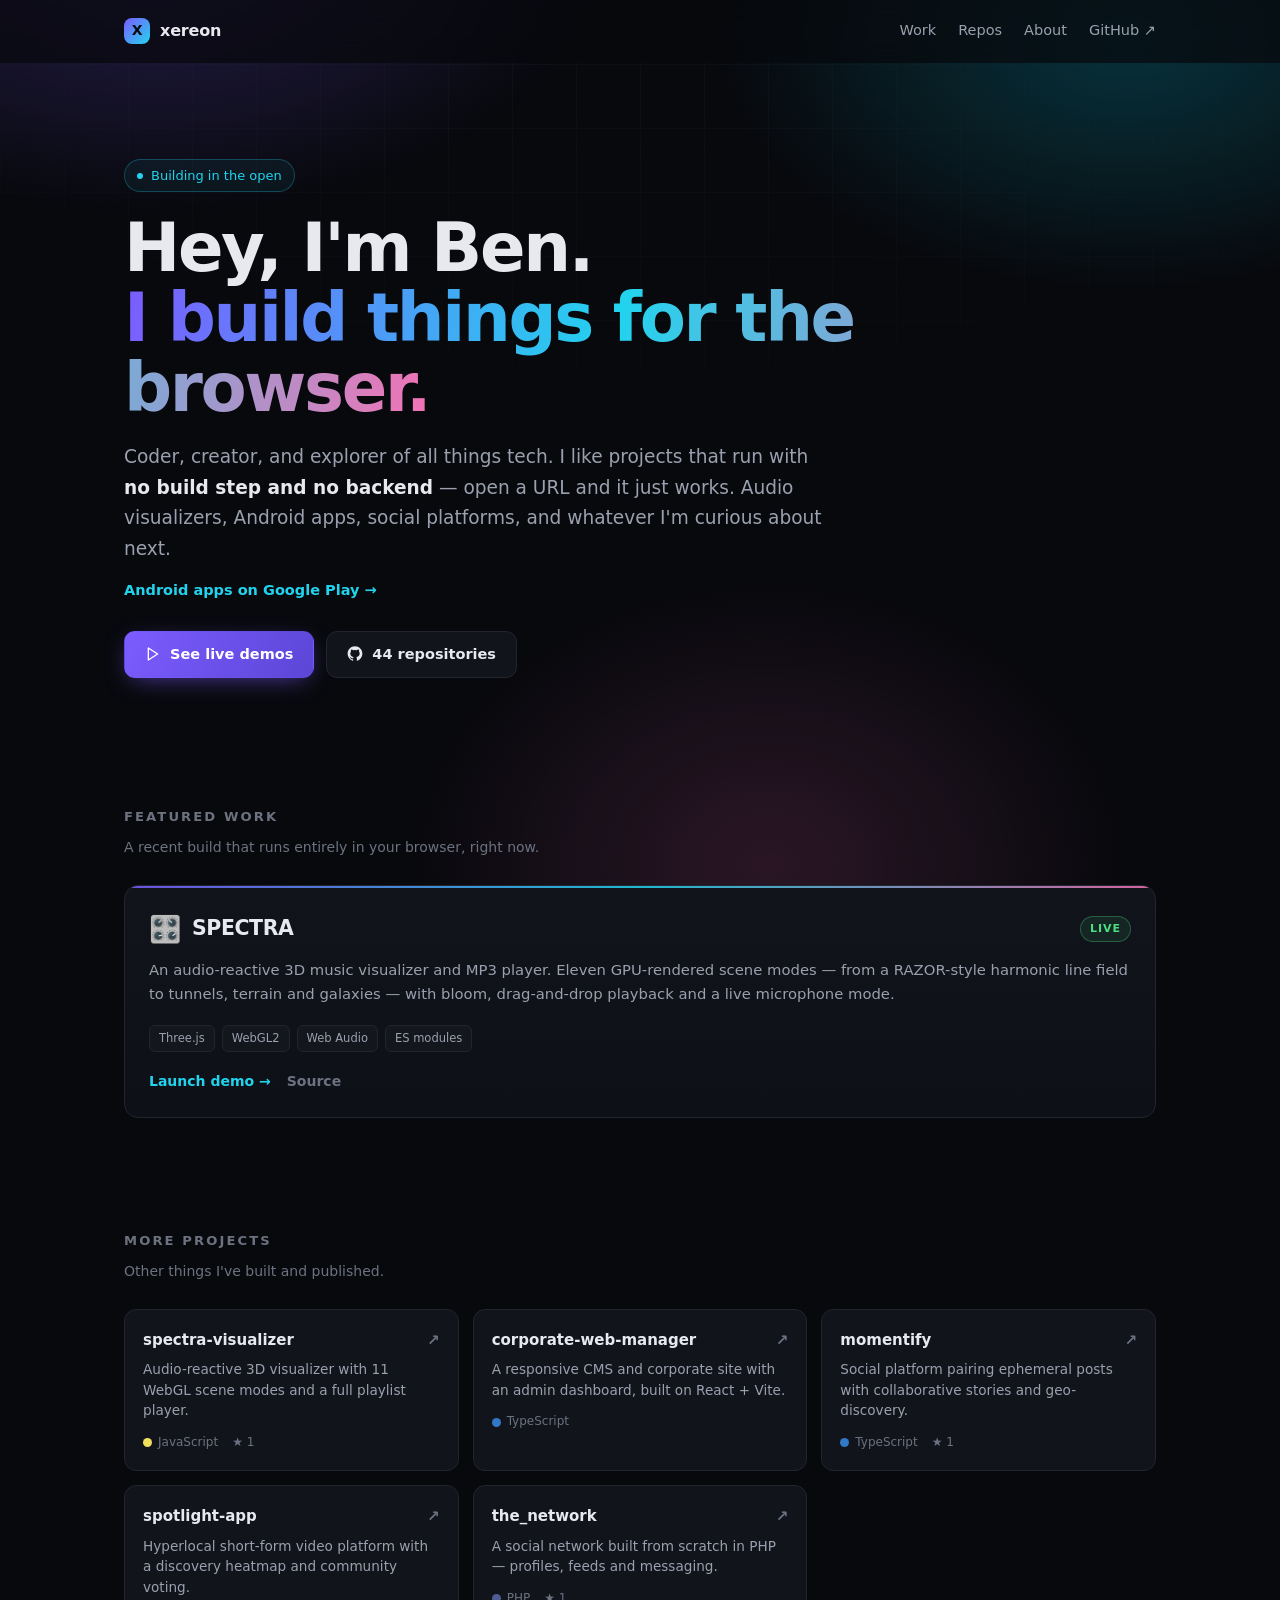
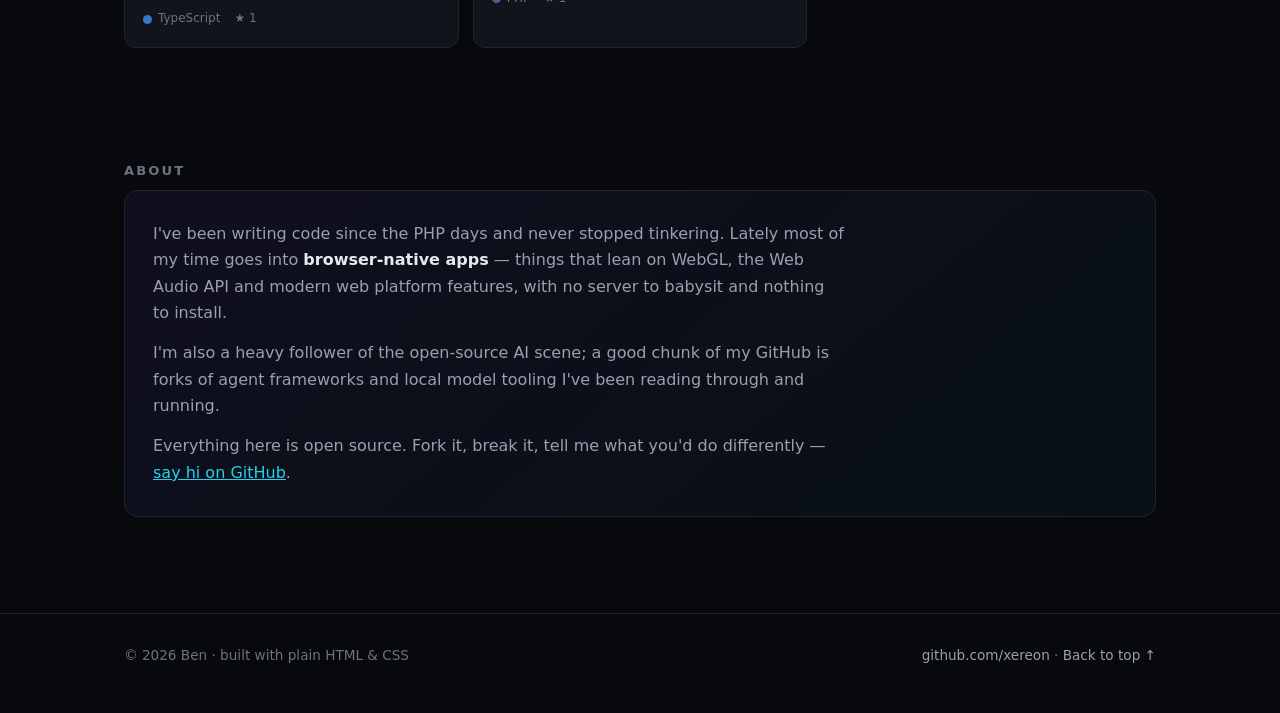
<file: index.html>
<!DOCTYPE html>
<html lang="en">
<head>
<meta charset="utf-8">
<meta name="viewport" content="width=device-width, initial-scale=1">
<title>Ben — xereon</title>
<meta name="description" content="Ben (xereon) — coder and creator. Browser-based audio visualizers, Android apps, social platforms, and other open-source experiments.">
<meta property="og:title" content="Ben — xereon">
<meta property="og:description" content="Coder, creator, and explorer of all things tech. Open-source projects you can run in a browser.">
<meta property="og:type" content="website">
<meta property="og:url" content="https://xereon.github.io/">
<link rel="icon" href="data:image/svg+xml,<svg xmlns='http://www.w3.org/2000/svg' viewBox='0 0 100 100'><text y='.9em' font-size='90'>⚡</text></svg>">
<style>
  :root{
    --bg:#08090d;
    --bg-soft:#0e1017;
    --card:#12141c;
    --line:#22252f;
    --text:#e7e9ee;
    --muted:#9aa0ae;
    --dim:#6c7280;
    --accent:#7c5cff;
    --accent-2:#22d3ee;
    --accent-3:#f472b6;
    --radius:14px;
    --max:1080px;
  }

  *{box-sizing:border-box}

  html{scroll-behavior:smooth}

  body{
    margin:0;
    background:var(--bg);
    color:var(--text);
    font:16px/1.65 system-ui,-apple-system,"Segoe UI",Roboto,Helvetica,Arial,sans-serif;
    -webkit-font-smoothing:antialiased;
    overflow-x:hidden;
  }

  /* animated gradient wash behind everything */
  .aurora{
    position:fixed;
    inset:0;
    z-index:-1;
    pointer-events:none;
    background:
      radial-gradient(48rem 30rem at 12% -8%, rgba(124,92,255,.28), transparent 60%),
      radial-gradient(42rem 26rem at 88% 4%, rgba(34,211,238,.20), transparent 62%),
      radial-gradient(38rem 30rem at 60% 96%, rgba(244,114,182,.14), transparent 60%);
    filter:saturate(120%);
    animation:drift 24s ease-in-out infinite alternate;
  }
  .aurora::after{
    content:"";
    position:absolute;
    inset:0;
    background-image:linear-gradient(var(--line) 1px,transparent 1px),linear-gradient(90deg,var(--line) 1px,transparent 1px);
    background-size:64px 64px;
    opacity:.25;
    mask-image:radial-gradient(70% 55% at 50% 0%,#000 20%,transparent 100%);
    -webkit-mask-image:radial-gradient(70% 55% at 50% 0%,#000 20%,transparent 100%);
  }
  @keyframes drift{
    from{transform:translate3d(0,0,0) scale(1)}
    to{transform:translate3d(0,-3%,0) scale(1.08)}
  }

  a{color:inherit}

  /* horizontal only, so section/.hero keep control of vertical rhythm */
  .wrap{max-width:var(--max);margin:0 auto;padding-left:24px;padding-right:24px}

  /* ---------- header ---------- */
  header{
    position:sticky;
    top:0;
    z-index:10;
    backdrop-filter:blur(12px);
    -webkit-backdrop-filter:blur(12px);
    background:rgba(8,9,13,.72);
    border-bottom:1px solid transparent;
    transition:border-color .3s ease;
  }
  header.stuck{border-bottom-color:var(--line)}
  .nav{display:flex;align-items:center;justify-content:space-between;height:62px}
  .brand{
    display:flex;align-items:center;gap:10px;
    font-weight:650;letter-spacing:-.01em;text-decoration:none;
  }
  .mark{
    width:26px;height:26px;border-radius:8px;
    background:linear-gradient(135deg,var(--accent),var(--accent-2));
    display:grid;place-items:center;
    font-size:14px;font-weight:800;color:#0b0c11;
  }
  .nav nav{display:flex;gap:22px;font-size:14.5px}
  .nav nav a{color:var(--muted);text-decoration:none;transition:color .2s}
  .nav nav a:hover{color:var(--text)}
  @media (max-width:560px){ .nav nav{gap:16px;font-size:14px} .nav nav a.hide-sm{display:none} }

  /* ---------- hero ---------- */
  /* padding-block only — must not clobber .wrap's horizontal padding */
  .hero{padding-top:96px;padding-bottom:72px}
  .tagline{
    display:inline-flex;align-items:center;gap:8px;
    font-size:13px;color:var(--accent-2);
    border:1px solid rgba(34,211,238,.28);
    background:rgba(34,211,238,.06);
    padding:5px 12px;border-radius:999px;margin-bottom:22px;
  }
  .dot{width:6px;height:6px;border-radius:50%;background:var(--accent-2);animation:pulse 2s ease-in-out infinite}
  @keyframes pulse{0%,100%{opacity:1;transform:scale(1)}50%{opacity:.35;transform:scale(.8)}}

  h1{
    margin:0 0 18px;
    font-size:clamp(2.4rem,6.5vw,4.2rem);
    line-height:1.04;
    letter-spacing:-.035em;
    font-weight:760;
  }
  .grad{
    background:linear-gradient(100deg,var(--accent) 0%,var(--accent-2) 48%,var(--accent-3) 100%);
    -webkit-background-clip:text;background-clip:text;
    -webkit-text-fill-color:transparent;color:transparent;
  }
  .lede{max-width:60ch;font-size:clamp(1.02rem,2.2vw,1.16rem);color:var(--muted);margin:0 0 32px}
  .lede strong{color:var(--text);font-weight:600}
  .android-link{margin:-18px 0 28px;font-size:14.5px;font-weight:600}
  .android-link a{color:var(--accent-2);text-decoration:none}
  .android-link a:hover{text-decoration:underline}

  .cta{display:flex;flex-wrap:wrap;gap:12px}
  .btn{
    display:inline-flex;align-items:center;gap:9px;
    padding:11px 20px;border-radius:11px;
    font-size:14.5px;font-weight:560;text-decoration:none;
    border:1px solid var(--line);
    background:var(--card);
    transition:transform .18s ease,border-color .18s ease,background .18s ease;
  }
  .btn:hover{transform:translateY(-2px);border-color:#39405a;background:#171a24}
  .btn.primary{
    background:linear-gradient(120deg,var(--accent),#5b46d6);
    border-color:transparent;color:#fff;
    box-shadow:0 6px 24px -8px rgba(124,92,255,.7);
  }
  .btn.primary:hover{background:linear-gradient(120deg,#8b6dff,#6b55e6)}
  .btn svg{width:16px;height:16px;flex:none}

  /* ---------- sections ---------- */
  section{padding:56px 0}
  .sec-head{display:flex;align-items:baseline;justify-content:space-between;gap:16px;margin-bottom:8px}
  h2{
    font-size:.82rem;font-weight:650;letter-spacing:.16em;text-transform:uppercase;
    color:var(--dim);margin:0;
  }
  .sec-note{font-size:14px;color:var(--dim);margin:0 0 26px}

  /* ---------- featured ---------- */
  .featured{display:grid;grid-template-columns:1fr;gap:18px}
  @media (max-width:800px){ .featured{grid-template-columns:1fr} }

  .feat{
    position:relative;overflow:hidden;
    border:1px solid var(--line);border-radius:var(--radius);
    background:linear-gradient(180deg,var(--card),var(--bg-soft));
    padding:26px 24px 24px;
    text-decoration:none;display:flex;flex-direction:column;
    transition:transform .22s ease,border-color .22s ease;
  }
  .feat::before{
    content:"";position:absolute;inset:0 0 auto 0;height:2px;
    background:linear-gradient(90deg,var(--accent),var(--accent-2),var(--accent-3));
    opacity:.85;
  }
  .feat::after{
    content:"";position:absolute;width:22rem;height:22rem;right:-9rem;top:-11rem;border-radius:50%;
    background:radial-gradient(circle,rgba(124,92,255,.20),transparent 68%);
    transition:opacity .3s ease;opacity:0;
  }
  .feat:hover{transform:translateY(-4px);border-color:#333a52}
  .feat:hover::after{opacity:1}
  .feat > *{position:relative}

  .feat .top{display:flex;align-items:center;gap:11px;margin-bottom:12px}
  .emoji{font-size:26px;line-height:1}
  .feat h3{margin:0;font-size:1.28rem;letter-spacing:-.02em;font-weight:660}
  .live{
    margin-left:auto;font-size:11px;font-weight:640;letter-spacing:.09em;text-transform:uppercase;
    color:#4ade80;border:1px solid rgba(74,222,128,.32);background:rgba(74,222,128,.09);
    padding:3px 9px;border-radius:999px;white-space:nowrap;
  }
  .feat p{margin:0 0 18px;color:var(--muted);font-size:14.8px;flex:1}
  .tags{display:flex;flex-wrap:wrap;gap:7px;margin-bottom:18px}
  .tag{
    font-size:11.5px;color:var(--muted);
    border:1px solid var(--line);border-radius:6px;
    padding:3px 9px;background:rgba(255,255,255,.02);
  }
  .links{display:flex;gap:16px;font-size:14px;font-weight:550}
  .links span{display:inline-flex;align-items:center;gap:6px;color:var(--accent-2);transition:gap .2s ease}
  .links span.ghost{color:var(--dim)}
  .feat:hover .links span{gap:10px}

  /* ---------- repo list ---------- */
  .repos{display:grid;grid-template-columns:repeat(3,1fr);gap:14px}
  @media (max-width:860px){ .repos{grid-template-columns:repeat(2,1fr)} }
  @media (max-width:520px){ .repos{grid-template-columns:1fr} }

  .repo{
    border:1px solid var(--line);border-radius:12px;
    background:var(--card);padding:18px;
    text-decoration:none;display:block;
    transition:transform .2s ease,border-color .2s ease,background .2s ease;
  }
  .repo:hover{transform:translateY(-3px);border-color:#333a52;background:#151824}
  .repo .name{display:flex;align-items:center;gap:8px;font-weight:600;font-size:15px;margin-bottom:7px}
  .repo .name .arrow{margin-left:auto;color:var(--dim);transition:transform .2s ease}
  .repo:hover .name .arrow{transform:translate(3px,-3px);color:var(--accent-2)}
  .repo p{margin:0 0 12px;font-size:13.6px;color:var(--muted);line-height:1.5}
  .meta{display:flex;align-items:center;gap:14px;font-size:12px;color:var(--dim)}
  .lang{display:inline-flex;align-items:center;gap:6px}
  .swatch{width:9px;height:9px;border-radius:50%;flex:none}

  /* ---------- about ---------- */
  .about{
    border:1px solid var(--line);border-radius:var(--radius);
    background:linear-gradient(140deg,rgba(124,92,255,.07),rgba(34,211,238,.04));
    padding:30px 28px;
  }
  .about p{margin:0 0 14px;color:var(--muted);max-width:68ch}
  .about p:last-child{margin-bottom:0}
  .about strong{color:var(--text);font-weight:600}

  /* ---------- footer ---------- */
  footer{border-top:1px solid var(--line);margin-top:40px;padding:30px 0 46px}
  .foot{display:flex;flex-wrap:wrap;gap:14px;align-items:center;justify-content:space-between;font-size:13.6px;color:var(--dim)}
  .foot a{color:var(--muted);text-decoration:none}
  .foot a:hover{color:var(--text)}

  /* ---------- reveal ---------- */
  .reveal{opacity:0;transform:translateY(16px);transition:opacity .6s ease,transform .6s ease}
  .reveal.in{opacity:1;transform:none}
  @media (prefers-reduced-motion:reduce){
    .aurora{animation:none}
    .reveal{opacity:1;transform:none;transition:none}
    *{scroll-behavior:auto}
  }
</style>
</head>
<body>

<div class="aurora"></div>

<!-- Anchor for "back to top" links. It must NOT live on the sticky header:
     a stuck element's current position is wherever you've scrolled to, so
     navigating to it scrolls zero pixels. -->
<span id="top"></span>

<header>
  <div class="wrap nav">
    <a class="brand" href="#top"><span class="mark">X</span> xereon</a>
    <nav>
      <a href="#work">Work</a>
      <a href="#repos" class="hide-sm">Repos</a>
      <a href="#about" class="hide-sm">About</a>
      <a href="https://github.com/xereon?tab=repositories">GitHub&nbsp;↗</a>
    </nav>
  </div>
</header>

<main>

  <section class="hero wrap">
    <div class="tagline"><span class="dot"></span> Building in the open</div>
    <h1>Hey, I'm Ben.<br><span class="grad">I build things for the browser.</span></h1>
    <p class="lede">
      Coder, creator, and explorer of all things tech. I like projects that run with
      <strong>no build step and no backend</strong> — open a URL and it just works.
      Audio visualizers, Android apps, social platforms, and whatever I'm curious about next.
    </p>
    <p class="android-link">
      <a href="https://concise.design/work">Android apps on Google Play →</a>
    </p>
    <div class="cta">
      <a class="btn primary" href="#work">
        <svg viewBox="0 0 24 24" fill="none" stroke="currentColor" stroke-width="2" stroke-linecap="round" stroke-linejoin="round"><polygon points="5 3 19 12 5 21 5 3"/></svg>
        See live demos
      </a>
      <a class="btn" href="https://github.com/xereon?tab=repositories">
        <svg viewBox="0 0 24 24" fill="currentColor"><path d="M12 .5C5.73.5.9 5.33.9 11.6c0 4.9 3.17 9.06 7.57 10.53.55.1.75-.24.75-.53l-.01-1.86c-3.08.67-3.73-1.49-3.73-1.49-.5-1.28-1.23-1.62-1.23-1.62-1.01-.69.08-.67.08-.67 1.11.08 1.7 1.14 1.7 1.14.99 1.7 2.6 1.21 3.23.93.1-.72.39-1.21.7-1.49-2.46-.28-5.05-1.23-5.05-5.48 0-1.21.43-2.2 1.14-2.98-.11-.28-.49-1.41.11-2.94 0 0 .93-.3 3.05 1.14a10.6 10.6 0 0 1 5.56 0c2.12-1.44 3.05-1.14 3.05-1.14.6 1.53.22 2.66.11 2.94.71.78 1.14 1.77 1.14 2.98 0 4.26-2.6 5.2-5.07 5.47.4.35.76 1.03.76 2.08l-.01 3.08c0 .3.2.64.76.53 4.4-1.47 7.56-5.63 7.56-10.53C23.1 5.33 18.27.5 12 .5Z"/></svg>
        44 repositories
      </a>
    </div>
  </section>

  <section id="work" class="wrap">
    <div class="sec-head"><h2>Featured work</h2></div>
    <p class="sec-note">A recent build that runs entirely in your browser, right now.</p>

    <div class="featured">

      <a class="feat reveal" href="https://xereon.github.io/spectra-visualizer/">
        <div class="top">
          <span class="emoji">🎛️</span>
          <h3>SPECTRA</h3>
          <span class="live">Live</span>
        </div>
        <p>
          An audio-reactive 3D music visualizer and MP3 player. Eleven GPU-rendered scene
          modes — from a RAZOR-style harmonic line field to tunnels, terrain and galaxies —
          with bloom, drag-and-drop playback and a live microphone mode.
        </p>
        <div class="tags">
          <span class="tag">Three.js</span><span class="tag">WebGL2</span>
          <span class="tag">Web Audio</span><span class="tag">ES modules</span>
        </div>
        <div class="links">
          <span>Launch demo →</span>
          <span class="ghost">Source</span>
        </div>
      </a>


    </div>
  </section>

  <section id="repos" class="wrap">
    <div class="sec-head"><h2>More projects</h2></div>
    <p class="sec-note">Other things I've built and published.</p>

    <div class="repos">

      <a class="repo reveal" href="https://github.com/xereon/spectra-visualizer">
        <div class="name">spectra-visualizer <span class="arrow">↗</span></div>
        <p>Audio-reactive 3D visualizer with 11 WebGL scene modes and a full playlist player.</p>
        <div class="meta"><span class="lang"><i class="swatch" style="background:#f1e05a"></i>JavaScript</span><span>★ 1</span></div>
      </a>


      <a class="repo reveal" href="https://github.com/xereon/corporate-web-manager">
        <div class="name">corporate-web-manager <span class="arrow">↗</span></div>
        <p>A responsive CMS and corporate site with an admin dashboard, built on React + Vite.</p>
        <div class="meta"><span class="lang"><i class="swatch" style="background:#3178c6"></i>TypeScript</span></div>
      </a>

      <a class="repo reveal" href="https://github.com/xereon/momentify">
        <div class="name">momentify <span class="arrow">↗</span></div>
        <p>Social platform pairing ephemeral posts with collaborative stories and geo-discovery.</p>
        <div class="meta"><span class="lang"><i class="swatch" style="background:#3178c6"></i>TypeScript</span><span>★ 1</span></div>
      </a>

      <a class="repo reveal" href="https://github.com/xereon/spotlight-app">
        <div class="name">spotlight-app <span class="arrow">↗</span></div>
        <p>Hyperlocal short-form video platform with a discovery heatmap and community voting.</p>
        <div class="meta"><span class="lang"><i class="swatch" style="background:#3178c6"></i>TypeScript</span><span>★ 1</span></div>
      </a>

      <a class="repo reveal" href="https://github.com/xereon/the_network">
        <div class="name">the_network <span class="arrow">↗</span></div>
        <p>A social network built from scratch in PHP — profiles, feeds and messaging.</p>
        <div class="meta"><span class="lang"><i class="swatch" style="background:#4F5D95"></i>PHP</span><span>★ 1</span></div>
      </a>

    </div>
  </section>

  <section id="about" class="wrap">
    <div class="sec-head"><h2>About</h2></div>
    <div class="about reveal">
      <p>
        I've been writing code since the PHP days and never stopped tinkering. Lately most of my
        time goes into <strong>browser-native apps</strong> — things that lean on WebGL, the Web Audio
        API and modern web platform features, with no server to babysit and nothing to install.
      </p>
      <p>
        I'm also a heavy follower of the open-source AI scene; a good chunk of my GitHub is forks of
        agent frameworks and local model tooling I've been reading through and running.
      </p>
      <p>
        Everything here is open source. Fork it, break it, tell me what you'd do differently —
        <a href="https://github.com/xereon" style="color:var(--accent-2)">say hi on GitHub</a>.
      </p>
    </div>
  </section>

</main>

<footer>
  <div class="wrap foot">
    <span>© <span id="yr">2026</span> Ben · built with plain HTML &amp; CSS</span>
    <span><a href="https://github.com/xereon">github.com/xereon</a> · <a href="#top">Back to top ↑</a></span>
  </div>
</footer>

<script>
  document.getElementById('yr').textContent = new Date().getFullYear();

  // border on the header once the page scrolls
  const hdr = document.querySelector('header');
  const onScroll = () => hdr.classList.toggle('stuck', window.scrollY > 8);
  addEventListener('scroll', onScroll, {passive:true});
  onScroll();

  // stagger cards into view
  const items = document.querySelectorAll('.reveal');
  if (!matchMedia('(prefers-reduced-motion: reduce)').matches && 'IntersectionObserver' in window) {
    const io = new IntersectionObserver((entries) => {
      entries.forEach((e, i) => {
        if (!e.isIntersecting) return;
        e.target.style.transitionDelay = (i * 70) + 'ms';
        e.target.classList.add('in');
        io.unobserve(e.target);
      });
    }, {rootMargin: '0px 0px -8% 0px'});
    items.forEach(el => io.observe(el));
  } else {
    items.forEach(el => el.classList.add('in'));
  }
</script>

</body>
</html>
</file>
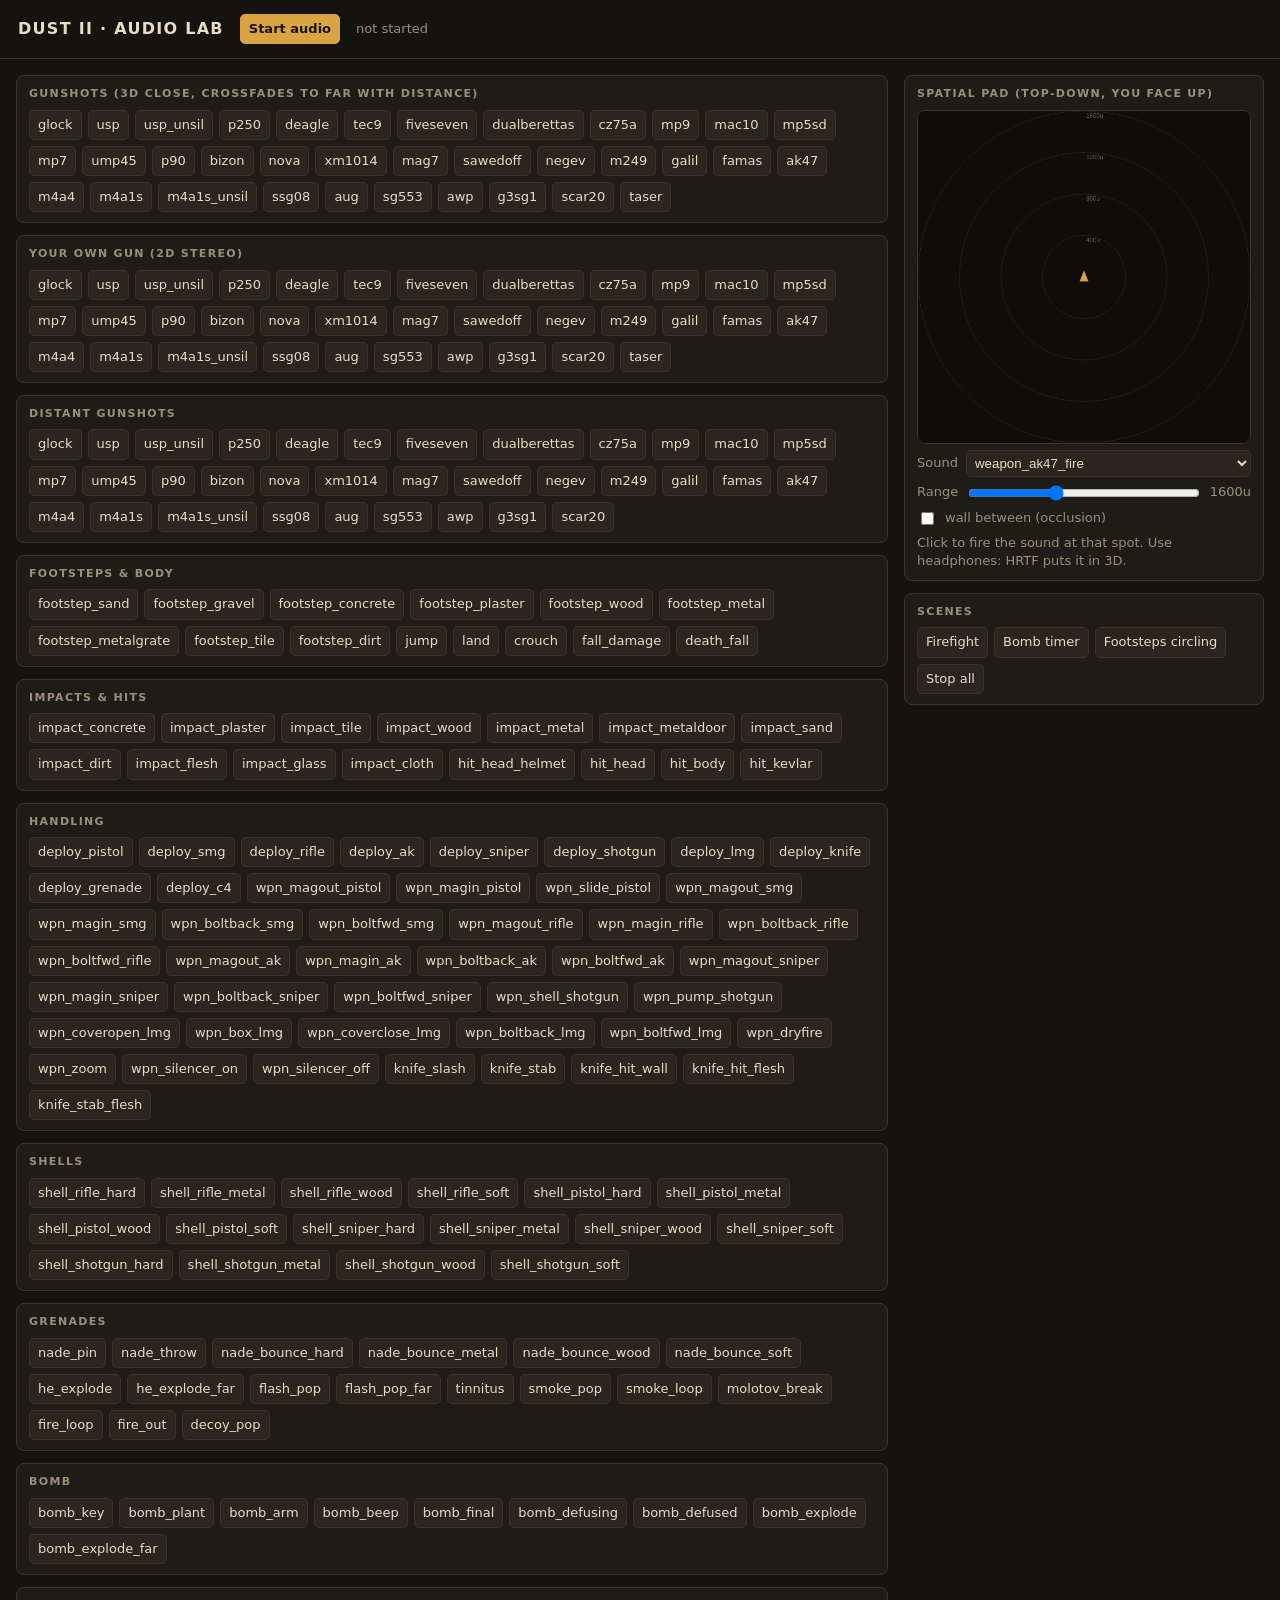
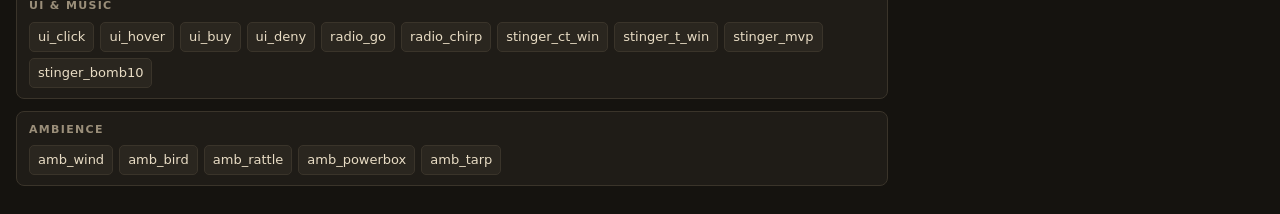
<file: dust2/tools/audiolab.html>
<!doctype html>
<html lang="en">
<head>
<meta charset="utf-8" />
<meta name="viewport" content="width=device-width, initial-scale=1" />
<title>DUST II Audio Lab</title>
<script type="importmap">
{ "imports": { "three": "../vendor/three/build/three.module.js", "three/addons/": "../vendor/three/jsm/" } }
</script>
<style>
  :root { --bg: #15130f; --panel: #1f1c17; --ink: #e8dcc4; --dim: #9b8f7a; --acc: #d9a441; --line: #3a342a; }
  * { box-sizing: border-box; }
  body { margin: 0; background: var(--bg); color: var(--ink); font: 13px/1.4 ui-sans-serif, system-ui, sans-serif; }
  header { padding: 14px 18px; border-bottom: 1px solid var(--line); display: flex; gap: 16px; align-items: center; flex-wrap: wrap; }
  h1 { font-size: 16px; margin: 0; letter-spacing: .08em; }
  #status { color: var(--dim); font-variant-numeric: tabular-nums; }
  main { display: grid; grid-template-columns: minmax(0, 1fr) 360px; gap: 16px; padding: 16px; }
  @media (max-width: 900px) { main { grid-template-columns: 1fr; } }
  section { background: var(--panel); border: 1px solid var(--line); border-radius: 8px; padding: 10px 12px; margin-bottom: 12px; }
  section h2 { font-size: 11px; text-transform: uppercase; letter-spacing: .12em; color: var(--dim); margin: 0 0 8px; }
  .btns { display: flex; flex-wrap: wrap; gap: 6px; }
  button { background: #2a261f; color: var(--ink); border: 1px solid var(--line); border-radius: 5px; padding: 5px 8px; font: inherit; cursor: pointer; }
  button:hover { border-color: var(--acc); }
  button.pending { opacity: .45; }
  button.primary { background: var(--acc); color: #1b1407; border-color: var(--acc); font-weight: 600; }
  #pad { width: 100%; aspect-ratio: 1; background: #0f0e0b; border: 1px solid var(--line); border-radius: 8px; cursor: crosshair; display: block; }
  label { color: var(--dim); display: flex; gap: 8px; align-items: center; margin: 6px 0; }
  input[type=range] { flex: 1; }
  select { background: #2a261f; color: var(--ink); border: 1px solid var(--line); border-radius: 5px; padding: 4px; width: 100%; }
  code { color: var(--acc); }
</style>
</head>
<body>
<header>
  <h1>DUST II · AUDIO LAB</h1>
  <button class="primary" id="start">Start audio</button>
  <span id="status">not started</span>
</header>
<main>
  <div id="groups"></div>
  <aside>
    <section>
      <h2>Spatial pad (top-down, you face up)</h2>
      <canvas id="pad" width="600" height="600"></canvas>
      <label>Sound <select id="padSound"></select></label>
      <label>Range <input id="padRange" type="range" min="200" max="4000" value="1600" /> <span id="padRangeV">1600u</span></label>
      <label><input id="padWall" type="checkbox" /> wall between (occlusion)</label>
      <p style="color:var(--dim);margin:6px 0 0">Click to fire the sound at that spot. Use headphones: HRTF puts it in 3D.</p>
    </section>
    <section>
      <h2>Scenes</h2>
      <div class="btns">
        <button id="sceneFight">Firefight</button>
        <button id="sceneBomb">Bomb timer</button>
        <button id="sceneSteps">Footsteps circling</button>
        <button id="stop">Stop all</button>
      </div>
    </section>
  </aside>
</main>
<script type="module">
import * as THREE from 'three';
import { World } from '../src/core/world.js';
import { applyViewAngles, angleVectors } from '../src/core/mathx.js';

const $ = (id) => document.getElementById(id);
const params = new URLSearchParams(location.search);
World.params = params;
World.time = 0;

// ---- minimal world for the runtime -----------------------------------------------------------
const cam = new THREE.PerspectiveCamera(90, 1, 1, 12000);
cam.position.set(0, 64, 0);
applyViewAngles(cam, 0, 90, 0); // face north (-Z)
World.camera = cam;
let wall = false;
World.collision = {
  rayTrace(a, b) { // optional virtual wall across z = -150 for the occlusion toggle
    const hit = wall && ((a.z > -150) !== (b.z > -150));
    return { fraction: hit ? 0.5 : 1, startSolid: false, allSolid: false, surface: 'concrete', normal: new THREE.Vector3(), endpos: b };
  },
  pointContents() { return 0; },
};
World.map = { callouts: {} };

let audio = null, Audio = null, catalog = null;
async function ensureAudio() {
  if (audio) return audio;
  ({ Audio } = await import('../src/audio/audio.js'));
  catalog = await import('../src/audio/synth/catalog.js');
  audio = new Audio({ force: true });
  World.audio = audio;
  audio.unlock();
  let last = performance.now();
  const loop = (t) => { const dt = Math.min(0.1, (t - last) / 1000); last = t; World.time += dt; audio.update(dt); requestAnimationFrame(loop); };
  requestAnimationFrame(loop);
  setInterval(() => {
    const s = audio.stats();
    $('status').textContent = `${s.state} · ${s.bank?.sounds}/${catalog.soundNames().length} sounds · ${s.bank?.mb} MB · voices ${s.voices}/${s.pool} · env ${s.env} · pending ${s.bank?.pending}`;
    for (const b of document.querySelectorAll('button[data-name]')) b.classList.toggle('pending', !audio.bank.has(b.dataset.name));
  }, 300);
  return audio;
}

// ---- UI --------------------------------------------------------------------------------------
async function buildUI() {
  const cat = await import('../src/audio/synth/catalog.js');
  const names = cat.soundNames().filter((n) => !n.startsWith('ir_'));
  const groups = [
    ['Gunshots (3D close, crossfades to far with distance)', (n) => /^weapon_.*_fire$/.test(n)],
    ['Your own gun (2D stereo)', (n) => /_fire_2d$/.test(n)],
    ['Distant gunshots', (n) => /_fire_far$/.test(n)],
    ['Footsteps & body', (n) => /^(footstep_|jump|land|crouch|fall_|death_)/.test(n)],
    ['Impacts & hits', (n) => /^(impact_|hit_)/.test(n)],
    ['Handling', (n) => /^(deploy_|wpn_|knife_)/.test(n)],
    ['Shells', (n) => /^shell_/.test(n)],
    ['Grenades', (n) => /^(nade_|he_|flash_|tinnitus|smoke_|molotov|fire_|decoy)/.test(n)],
    ['Bomb', (n) => /^bomb_/.test(n)],
    ['UI & music', (n) => /^(ui_|radio_|stinger_)/.test(n)],
    ['Ambience', (n) => /^amb_/.test(n)],
  ];
  for (const [title, test] of groups) {
    const sec = document.createElement('section');
    sec.innerHTML = `<h2>${title}</h2><div class="btns"></div>`;
    const box = sec.querySelector('.btns');
    for (const n of names.filter(test)) {
      const b = document.createElement('button');
      b.textContent = n.replace(/^weapon_|_fire$|_fire_2d$|_fire_far$/g, '');
      b.dataset.name = n;
      b.onclick = async () => {
        const a = await ensureAudio();
        a.bank.bump([n]);
        const go = () => {
          if (/_loop$|^amb_(wind|powerbox|tarp)$/.test(n)) { const h = a.startLoop(n, a.profileOf(n).spatial ? new THREE.Vector3(200, 64, -200) : null); setTimeout(() => h?.stop(0.5), 6000); }
          else if (a.profileOf(n).spatial) a.playAt(n, new THREE.Vector3(0, 64, -Math.min(300, a.profileOf(n).ref)), { occlude: false });
          else a.play(n);
        };
        if (a.bank.has(n)) go(); else { const off = a.bank.onReady((x) => { if (x === n) { off(); go(); } }); }
      };
      box.appendChild(b);
    }
    $('groups').appendChild(sec);
    const opt = document.createElement('optgroup'); opt.label = title;
    for (const n of names.filter(test)) if (!/_2d$|^(ui_|radio_|stinger_|tinnitus|amb_wind)/.test(n)) { const o = document.createElement('option'); o.value = o.textContent = n; opt.appendChild(o); }
    if (opt.children.length) $('padSound').appendChild(opt);
  }
  $('padSound').value = 'weapon_ak47_fire';
}

function drawPad(mark) {
  const c = $('pad'), g = c.getContext('2d'), W = c.width, R = +$('padRange').value;
  g.fillStyle = '#0f0e0b'; g.fillRect(0, 0, W, W);
  g.strokeStyle = '#2b261e';
  for (const r of [0.25, 0.5, 0.75, 1]) { g.beginPath(); g.arc(W / 2, W / 2, r * W / 2, 0, Math.PI * 2); g.stroke(); }
  g.fillStyle = '#6b604e'; g.font = '11px sans-serif';
  for (const r of [0.25, 0.5, 0.75, 1]) g.fillText(`${Math.round(R * r)}u`, W / 2 + 4, W / 2 - r * W / 2 + 12);
  if (wall) { const y = W / 2 + (-150 / R) * (W / 2); g.fillStyle = '#7a3b2b'; g.fillRect(0, y - 3, W, 6); }
  g.fillStyle = '#d9a441'; g.beginPath(); g.moveTo(W / 2, W / 2 - 12); g.lineTo(W / 2 - 8, W / 2 + 8); g.lineTo(W / 2 + 8, W / 2 + 8); g.fill();
  if (mark) { g.fillStyle = '#e8dcc4'; g.beginPath(); g.arc(mark[0], mark[1], 6, 0, Math.PI * 2); g.fill(); }
}
$('padRange').oninput = () => { $('padRangeV').textContent = `${$('padRange').value}u`; drawPad(); };
$('padWall').onchange = () => { wall = $('padWall').checked; drawPad(); };
$('pad').onclick = async (e) => {
  const a = await ensureAudio();
  const r = $('pad').getBoundingClientRect(), W = $('pad').width;
  const x = (e.clientX - r.left) / r.width * W, y = (e.clientY - r.top) / r.height * W;
  const R = +$('padRange').value;
  const p = new THREE.Vector3((x - W / 2) / (W / 2) * R, 64, (y - W / 2) / (W / 2) * R); // up on the pad = -Z = north
  const n = $('padSound').value;
  a.bank.bump([n, n + '_far']);
  a.playAt(n, p, {});
  drawPad([x, y]);
};
$('start').onclick = () => ensureAudio();
$('stop').onclick = () => audio?.stopAll();

// ---- scenes ----------------------------------------------------------------------------------
const bot = (x, z) => ({ origin: new THREE.Vector3(x, 0, z), eyeHeight: 64, alive: true, velocity: new THREE.Vector3(), onGround: true, helmet: true, armor: 100 });
$('sceneFight').onclick = async () => {
  const a = await ensureAudio();
  const enemy = bot(700, -500), far = bot(-2200, -1800);
  a.bank.bump(['weapon_ak47_fire', 'weapon_ak47_fire_far', 'weapon_m4a1s_fire', 'weapon_awp_fire', 'weapon_awp_fire_far', 'hit_head_helmet', 'he_explode', 'impact_concrete']);
  for (let i = 0; i < 12; i++) setTimeout(() => World.emit('fire', { ent: enemy, weapon: 'ak47' }), 300 + i * 100);
  for (let i = 0; i < 6; i++) setTimeout(() => World.emit('impact', { point: new THREE.Vector3(60 + i * 10, 40, -80), surface: 'concrete' }), 320 + i * 180);
  setTimeout(() => World.emit('fire', { ent: far, weapon: 'awp' }), 2200);
  setTimeout(() => World.emit('damage', { victim: enemy, hitgroup: 1, point: new THREE.Vector3(700, 64, -500) }), 3000);
  setTimeout(() => World.emit('he_detonate', { pos: new THREE.Vector3(-500, 20, -900) }), 3800);
};
$('sceneBomb').onclick = async () => {
  const a = await ensureAudio();
  World.emit('bomb_planted', { site: 'A', pos: new THREE.Vector3(400, 10, -300), timer: 14 });
};
$('sceneSteps').onclick = async () => {
  const a = await ensureAudio();
  const e = bot(0, -600);
  let ang = 0;
  const surfs = ['sand', 'concrete', 'metal', 'wood'];
  const id = setInterval(() => {
    ang += 0.23;
    e.origin.set(Math.sin(ang) * 500, 0, -Math.cos(ang) * 500);
    World.emit('footstep', { ent: e, surface: surfs[Math.floor(ang / 1.6) % 4], volume: 1 });
    if (ang > 12) clearInterval(id);
  }, 320);
};

// ---- test API (tools/audiotest.mjs) ----------------------------------------------------------
function b64(f32) {
  const u8 = new Uint8Array(f32.buffer, f32.byteOffset, f32.byteLength);
  let s = '';
  for (let i = 0; i < u8.length; i += 0x8000) s += String.fromCharCode.apply(null, u8.subarray(i, i + 0x8000));
  return btoa(s);
}
async function waitReady(a, names, timeout = 60000) {
  a.bank.bump(names);
  const t0 = performance.now();
  while (names.some((n) => !a.bank.has(n))) {
    if (performance.now() - t0 > timeout) throw new Error('timeout waiting for ' + names.filter((n) => !a.bank.has(n)).join(','));
    await new Promise((r) => setTimeout(r, 50));
  }
}

window.__lab = {
  /** Listener orientation (camera quaternion) must agree with CONTRACT angleVectors(pitch, yaw). */
  async angles() {
    const { Audio } = await import('../src/audio/audio.js');
    const ctx = new OfflineAudioContext(2, 128, 48000);
    const a = new Audio({ context: ctx, noPreload: true });
    let worst = 0;
    for (const [p, y] of [[0, 0], [0, 90], [0, 180], [-30, 45], [45, 270], [10, 315], [-80, 120]]) {
      applyViewAngles(cam, p, y, 0); cam.updateMatrixWorld();
      a.update(0.016);
      const L = ctx.listener, v = angleVectors(p, y);
      const f = [L.forwardX.value, L.forwardY.value, L.forwardZ.value], u = [L.upX.value, L.upY.value, L.upZ.value];
      worst = Math.max(worst, Math.abs(f[0] - v.forward.x), Math.abs(f[1] - v.forward.y), Math.abs(f[2] - v.forward.z),
        Math.abs(u[0] - v.up.x), Math.abs(u[1] - v.up.y), Math.abs(u[2] - v.up.z));
    }
    applyViewAngles(cam, 0, 90, 0);
    return { worst };
  },

  /** Render in-page (main thread) and return a checksum per sound, to prove browser == node. */
  async checksums(names) {
    const cat = await import('../src/audio/synth/catalog.js');
    const out = {};
    for (const n of names) {
      const t0 = performance.now();
      const r = cat.renderSound(n);
      let s = 0, sa = 0; for (const c of r.vars[0]) for (let i = 0; i < c.length; i++) { s += c[i] * ((i % 7) + 1); sa += Math.abs(c[i]); }
      out[n] = { sum: s, abs: sa, len: r.vars[0][0].length, ms: performance.now() - t0 };
    }
    return out;
  },

  /** Real-time boot: how long until the priority set / everything is rendered by the worker. */
  async bootTiming() {
    const { Audio } = await import('../src/audio/audio.js');
    const cat = await import('../src/audio/synth/catalog.js');
    const t0 = performance.now();
    const a = new Audio({ force: true, deferGraph: true }); // like the game: graph waits for a gesture
    const ctorMs = performance.now() - t0;
    const tu = performance.now(); a.unlock(); const unlockMs = performance.now() - tu;
    await a.ready;
    const names = cat.soundNames();
    const prio = [...names.filter((n) => cat.soundDef(n).tier === 0), 'weapon_glock_fire_2d', 'deploy_knife', 'knife_slash'];
    const bg = names.filter((n) => cat.soundDef(n).tier <= 2);
    const tP = await (async () => { while (prio.some((n) => !a.bank.has(n))) await new Promise((r) => setTimeout(r, 20)); return performance.now() - t0; })();
    // main-thread responsiveness while the worker renders: worst setTimeout lag
    let worstLag = 0; let stop = false; const lags = [];
    (async () => { while (!stop) { const s = performance.now(); await new Promise((r) => setTimeout(r, 10)); const l = performance.now() - s - 10; lags.push(l); worstLag = Math.max(worstLag, l); } })();
    const tAll = await (async () => { while (bg.some((n) => !a.bank.has(n))) await new Promise((r) => setTimeout(r, 50)); return performance.now() - t0; })();
    stop = true;
    const st = a.bank.stats();
    a.ctx?.close?.();
    lags.sort((x, y) => x - y);
    return { ctorMs, unlockMs, priorityMs: tP, allMs: tAll, prioritySounds: prio.length, backgroundSounds: bg.length, worstMainThreadLagMs: worstLag, p95LagMs: lags[Math.floor(lags.length * 0.95)] || 0, ...st, workerUsed: !!a.bank.worker };
  },

  /**
   * Offline render through the real runtime graph. Output channels:
   * 0,1 = master L/R (post limiter/ceiling); 2.. = pre-master bus taps (mono).
   * script(a, h) schedules sounds with {delay}. Returns Float32Array channels.
   */
  async offline(scriptName, opts = {}) {
    const { Audio } = await import('../src/audio/audio.js');
    const dur = opts.dur ?? 12, sr = 48000;
    const BUS = ['weapons', 'foley', 'world', 'ambience', 'ui', 'music'];
    const ctx = new OfflineAudioContext(2 + BUS.length, Math.round(dur * sr), sr);
    const merger = ctx.createChannelMerger(2 + BUS.length);
    const masterIn = ctx.createGain();
    const split = ctx.createChannelSplitter(2);
    masterIn.connect(split); split.connect(merger, 0, 0); split.connect(merger, 1, 1);
    merger.connect(ctx.destination);
    for (const [k, v] of Object.entries(opts.cvars || {})) World.cvar[k] = v;
    wall = !!opts.wall;
    cam.position.set(0, 64, 0); applyViewAngles(cam, 0, opts.yaw ?? 90, 0); cam.updateMatrixWorld();
    const a = new Audio({ context: ctx, destination: masterIn, noPreload: true });
    BUS.forEach((b, i) => { const g = ctx.createGain(); a.mixer.bus[b].connect(g); g.connect(merger, 0, 2 + i); });
    await a.ready;
    const S = SCRIPTS[scriptName];
    catalog = catalog || await import('../src/audio/synth/catalog.js');
    await waitReady(a, typeof S.needs === 'function' ? S.needs(opts) : S.needs);
    // drive it like the game: update() every 50 ms, events at their times (render-quantum aligned)
    const Q = 128 / sr, slots = new Map();
    const at = (t, fn) => { const q = Math.max(1, Math.round(t / Q)) * Q; if (q >= dur) return; if (!slots.has(q)) slots.set(q, []); if (fn) slots.get(q).push(fn); };
    for (let t = 0.05; t < dur; t += 0.05) at(t, null);
    S.run(a, opts, at);
    let last = 0;
    for (const q of [...slots.keys()].sort((x, y) => x - y)) {
      ctx.suspend(q).then(() => {
        World.time = q; a.update(q - last); last = q;
        for (const fn of slots.get(q)) { try { fn(); } catch (e) { console.error(e); } }
        ctx.resume();
      });
    }
    a.warm(48, 12); // never create HRTF panners mid-render (Chrome deadlocks an offline context)
    a.update(0.016);
    const buf = await ctx.startRendering();
    const chs = [];
    for (let c = 0; c < buf.numberOfChannels; c++) chs.push(b64(buf.getChannelData(c)));
    return { sr, channels: chs, buses: BUS, stats: a.stats() };
  },
};

const V = (x, y, z) => new THREE.Vector3(x, y, z);
const catalogHas = (n) => !!catalog?.soundDef(n);
const SCRIPTS = {
  // one sound, one spot
  single: {
    needs: (o) => [o.name, o.name + '_far'].filter((n) => catalogHas(n)),
    run(a, o, at) { at(0.1, () => a.playAt(o.name, V(...o.pos), { occlude: o.occlude !== false, jitter: 0, variant: 0 })); },
  },
  // reference mix: local AK spray, far AWP, suppressed M4, enemy footsteps, HE, headshot, bomb beeps, wind, UI, stinger
  mix: {
    needs: ['weapon_ak47_fire_2d', 'weapon_ak47_fire', 'weapon_awp_fire', 'weapon_awp_fire_far', 'weapon_m4a1s_fire', 'footstep_concrete',
      'footstep_sand', 'he_explode', 'he_explode_far', 'hit_head_helmet', 'bomb_beep', 'amb_wind', 'ui_click', 'stinger_ct_win',
      'impact_concrete', 'ir_open', 'ir_room', 'ir_tunnel', 'shell_rifle_hard'],
    run(a, o, at) {
      at(0.02, () => a.ambient._tryWind());
      for (let i = 0; i < 10; i++) at(1 + i * 0.1, () => a.play('weapon_ak47_fire_2d', { cat: 'shot', ent: 'me' }));
      for (let i = 0; i < 6; i++) at(1.02 + i * 0.16, () => a.playAt('impact_concrete', V(80 + i * 12, 60, -600)));
      at(2.8, () => a.playAt('weapon_awp_fire', V(-1500, 64, -1200)));
      for (let i = 0; i < 6; i++) at(3.6 + i * 0.09, () => a.playAt('weapon_m4a1s_fire', V(900, 64, -300), { cat: 'shot', ent: 'bot' }));
      for (let i = 0; i < 8; i++) at(4.6 + i * 0.33, () => a.playAt(i < 4 ? 'footstep_sand' : 'footstep_concrete', V(400 - i * 30, 2, -300 + i * 20)));
      at(7.0, () => a.playAt('he_explode', V(-600, 20, -500)));
      at(8.2, () => a.playAt('hit_head_helmet', V(300, 64, -300)));
      for (let i = 0; i < 6; i++) at(8.6 + i * 0.5, () => a.playAt('bomb_beep', V(500, 10, 200), { jitter: 0 }));
      at(9.0, () => a.play('ui_click'));
      at(9.4, () => a.play('stinger_ct_win', { jitter: 0 }));
    },
  },
};

buildUI();
drawPad();
if (params.has('autostart')) ensureAudio();
</script>
</body>
</html>
</file>
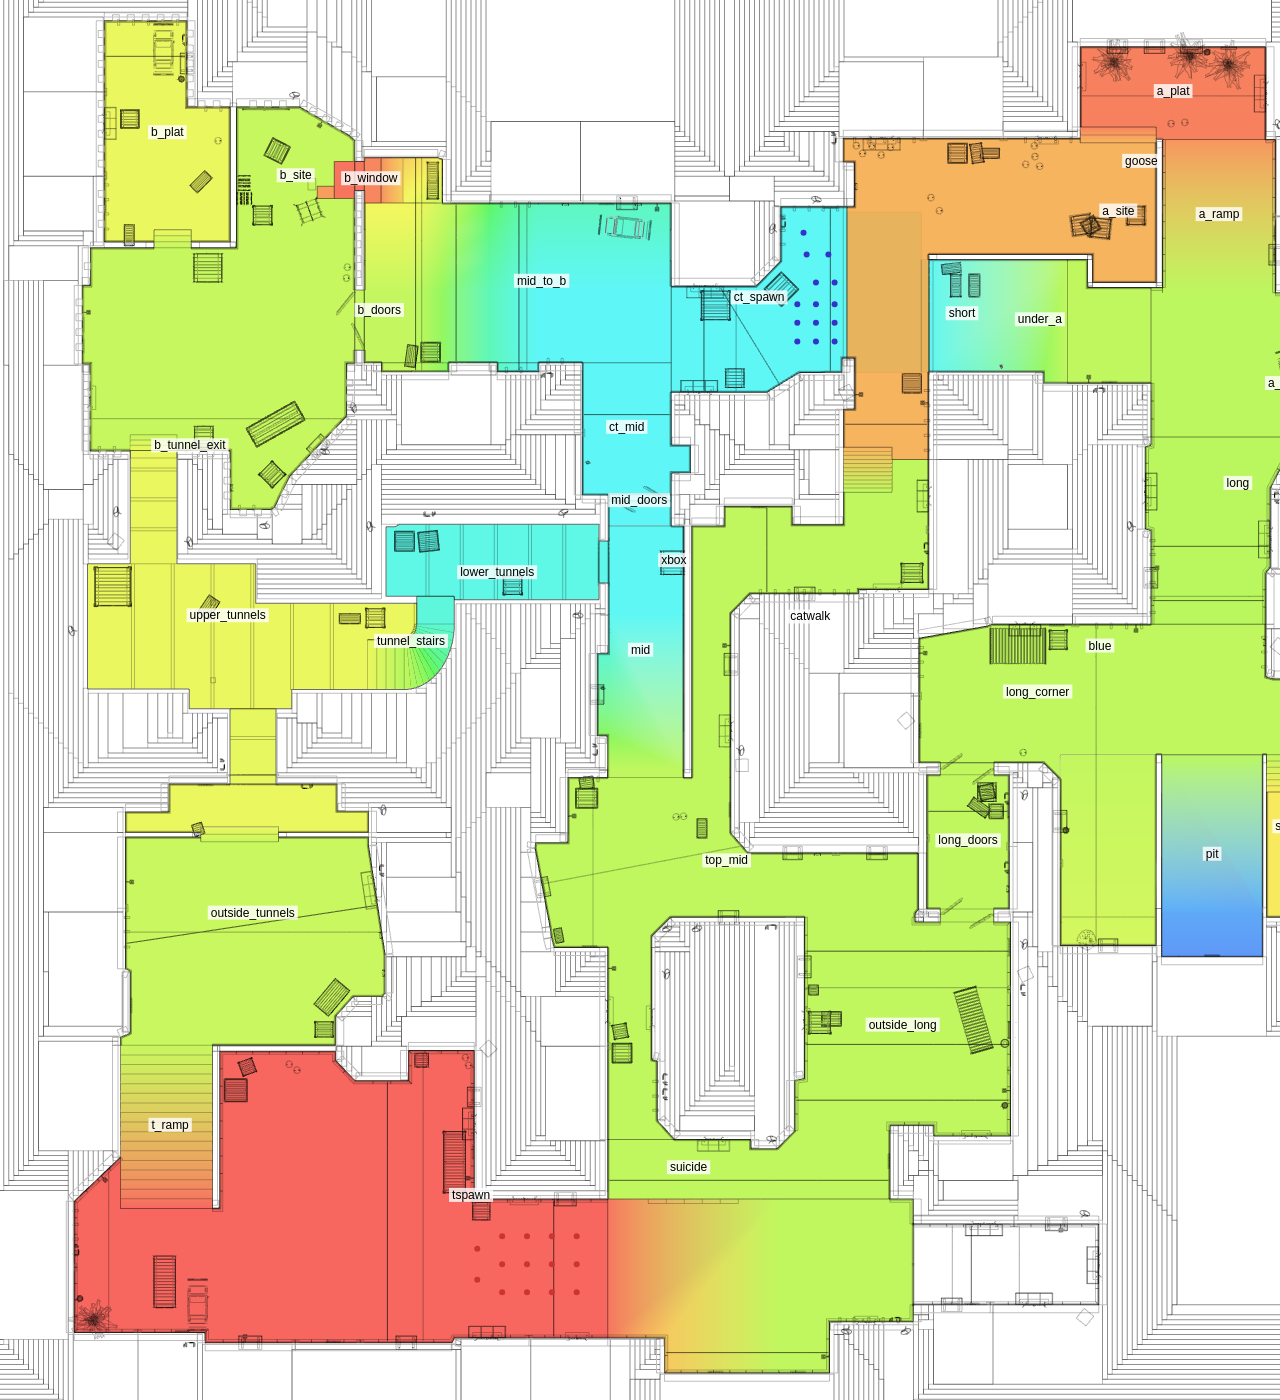
<file: dust2/tools/maplab.html>
<!doctype html>
<html lang="en">
<head>
<meta charset="utf-8" />
<title>Map lab</title>
<script type="importmap">
{ "imports": { "three": "../vendor/three/build/three.module.js", "three/addons/": "../vendor/three/jsm/" } }
</script>
<style>html,body{margin:0;background:#fff}canvas{display:block}#wrap{position:relative}#lbl{position:absolute;left:0;top:0}</style>
</head>
<body>
<div id="wrap"><canvas id="gl"></canvas><canvas id="lbl"></canvas></div>
<script type="module">
// Top-down orthographic check of the map: walkable floors coloured by height, walls from the
// render meshes, callout labels. Optional radar underlay (?radar=<dataurl> set by maplab.mjs)
// using the de_dust2 overview transform (pos_x -2476, pos_y 3239, scale 4.4).
import * as THREE from 'three';
import { buildDust2 } from '../src/map/dust2.js';

const q = new URLSearchParams(location.search);
const W = +q.get('w') || 1400;
const mode = q.get('mode') || 'height';   // 'height' | 'render'
// Source bounds shown
const X0 = -2476, Y1 = 3239, SPAN = 4.4 * 1024;
const H = W;

const gl = document.getElementById('gl'), lbl = document.getElementById('lbl');
gl.width = lbl.width = W; gl.height = lbl.height = H;
const renderer = new THREE.WebGLRenderer({ canvas: gl, antialias: true, alpha: true, preserveDrawingBuffer: true });
renderer.setClearColor(0xffffff, 0);
const scene = new THREE.Scene();
// Ortho camera looking straight down (-Y in Three), north (Source +y = Three -z) up on screen.
const cam = new THREE.OrthographicCamera(X0, X0 + SPAN, -(Y1 - SPAN) * 1 - 0, -Y1, -5000, 5000);
// screen up must be Three -z: build manually
cam.left = X0; cam.right = X0 + SPAN; cam.top = Y1; cam.bottom = Y1 - SPAN;
cam.position.set(0, 3000, 0);
cam.up.set(0, 0, -1);
cam.lookAt(0, 0, 0);
cam.updateProjectionMatrix();

async function main() {
  let textures = null;
  if (q.has('tex')) {
    const T = (await import('../src/art/textures.js')).TextureLib;
    const { World } = await import('../src/core/world.js');
    World.renderer = { renderer };
    await T.ready; textures = T;
  }
  const map = await buildDust2({ textures, props: undefined });
  if (mode === 'pose') {
    // quick perspective check of a named pose without the game's post stack
    const { applyViewAngles } = await import('../src/core/mathx.js');
    const poses = await (await fetch('./poses.json')).json();
    const pc = new THREE.PerspectiveCamera(74, (+q.get('pw') || W) / (+q.get('ph') || H), 2, 12000);
    renderer.setSize(+q.get('pw') || W, +q.get('ph') || H, false);
    scene.add(map.root);
    scene.background = new THREE.Color(0x9fc4e8);
    scene.fog = new THREE.Fog(0xd9ccb0, 2500, 9000);
    scene.add(new THREE.HemisphereLight(0xbcd4f2, 0x8a7458, 1.3));
    const sun = new THREE.DirectionalLight(0xfff0d8, 2.6);
    sun.position.copy(map.sun.dir).multiplyScalar(-4000); sun.target.position.set(0, 0, 0);
    sun.castShadow = true; sun.shadow.mapSize.set(4096, 4096);
    Object.assign(sun.shadow.camera, { left: -3000, right: 3000, top: 3000, bottom: -3000, near: 10, far: 9000 });
    sun.shadow.bias = -0.0004;
    renderer.shadowMap.enabled = true;
    scene.add(sun, sun.target);
    renderer.toneMapping = THREE.ACESFilmicToneMapping;
    window.__pose = (name) => {
      const p = poses[name];
      pc.position.set(...p.eye);
      applyViewAngles(pc, p.pitch ?? 0, p.yaw ?? 0, 0);
      if (p.fov) { pc.fov = p.fov; }
      pc.updateProjectionMatrix();
      renderer.render(scene, pc);
      return true;
    };
    window.__poses = Object.keys(poses);
    window.__DONE = true;
    return;
  }
  if (mode === 'render') {
    scene.add(map.root);
    scene.add(new THREE.HemisphereLight(0xffffff, 0x888888, 2.2));
    const d = new THREE.DirectionalLight(0xffffff, 1.5); d.position.set(0.4, 1, 0.3); scene.add(d);
  } else {
    // walkable floors coloured by height (Three y), semi-transparent over the radar
    const pos = map.walkable;
    const g = new THREE.BufferGeometry();
    g.setAttribute('position', new THREE.BufferAttribute(pos, 3));
    const col = new Float32Array(pos.length);
    const c = new THREE.Color();
    for (let i = 0; i < pos.length; i += 3) {
      const t = THREE.MathUtils.clamp((pos[i + 1] + 210) / 340, 0, 1);
      c.setHSL(0.66 - 0.66 * t, 0.85, 0.5);
      col[i] = c.r; col[i + 1] = c.g; col[i + 2] = c.b;
    }
    g.setAttribute('color', new THREE.BufferAttribute(col, 3));
    scene.add(new THREE.Mesh(g, new THREE.MeshBasicMaterial({ vertexColors: true, side: THREE.DoubleSide, transparent: true, opacity: q.has('radar') ? 0.55 : 0.9 })));
    // wall tops in black: any render triangle whose normal is horizontal-ish, drawn as lines
    map.root.traverse((o) => {
      if (!o.isMesh || !o.geometry.index) return;
      const e = new THREE.EdgesGeometry(o.geometry, 60);
      scene.add(new THREE.LineSegments(e, new THREE.LineBasicMaterial({ color: 0x000000, transparent: true, opacity: 0.25 })));
    });
  }
  renderer.render(scene, cam);
  // labels
  const ctx = lbl.getContext('2d');
  const toPx = (x, y) => [(x - X0) / SPAN * W, (Y1 - y) / SPAN * H];
  ctx.font = '12px sans-serif'; ctx.textAlign = 'center';
  for (const [name, z] of Object.entries(map.callouts)) {
    if (['tunnels', 'lower_mid', 'b_window_ct'].includes(name)) continue;
    const cx = (z.min.x + z.max.x) / 2, cy = -(z.min.z + z.max.z) / 2;
    const [px, py] = toPx(cx, cy);
    ctx.fillStyle = 'rgba(255,255,255,0.8)';
    const w = ctx.measureText(name).width + 6;
    ctx.fillRect(px - w / 2, py - 9, w, 14);
    ctx.fillStyle = '#000'; ctx.fillText(name, px, py + 2);
  }
  for (const [team, list] of Object.entries(map.spawns)) for (const s of list) {
    const [px, py] = toPx(s.pos.x, -s.pos.z);
    ctx.fillStyle = team === 'T' ? '#c33' : '#33c';
    ctx.beginPath(); ctx.arc(px, py, 3, 0, 7); ctx.fill();
  }
  window.__DONE = true;
}
main().catch((e) => { window.__ERR = String(e.stack || e); });
</script>
</body>
</html>
</file>
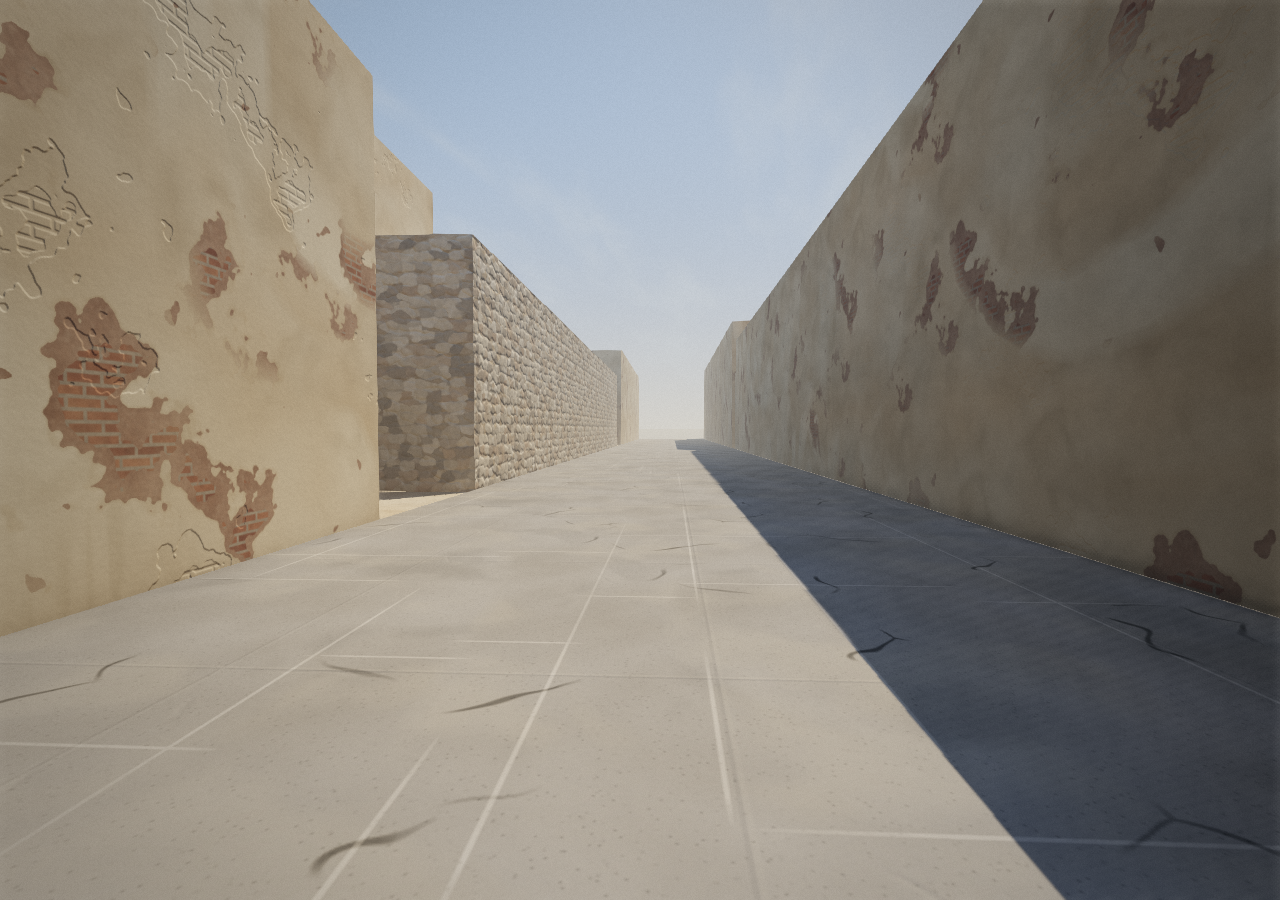
<file: dust2/tools/renderlab.html>
<!doctype html>
<html lang="en">
<head>
<meta charset="utf-8" />
<title>Render Lab</title>
<meta name="viewport" content="width=device-width, initial-scale=1" />
<style>html, body { margin: 0; background: #000; overflow: hidden; } canvas { display: block; }</style>
<script type="importmap">
{ "imports": { "three": "../vendor/three/build/three.module.js", "three/addons/": "../vendor/three/jsm/" } }
</script>
</head>
<body>
<canvas id="game"></canvas>
<script type="module">
// Render lab (see tools/renderlab.mjs):  ?view=street|courtyard|passage|crates|overview|skyline
//   &quality=low|medium|high|ultra   &vm=0 to hide the dummy viewmodel
import * as THREE from 'three';
import { World } from '../src/core/world.js';
import '../src/core/cvars.js';
import { applyViewAngles } from '../src/core/mathx.js';
import { RenderPipeline } from '../src/engine/renderer.js';
import { TextureLib } from '../src/art/textures.js';
import { buildLab, buildViewmodelDummy, LAB_VIEWS } from './renderlab_scene.js';

const P = new URLSearchParams(location.search);
World.params = P;
World.quality = P.get('quality') || 'high';
async function main() {
  const t0 = performance.now();
  const rp = new RenderPipeline(document.getElementById('game'));
  World.renderer = rp; World.scene = rp.scene; World.camera = rp.camera;
  World.viewScene = rp.viewScene; World.viewCamera = rp.viewCamera;
  rp.setQuality(World.quality);
  await TextureLib.ready;
  const map = buildLab({ plain: P.get('mat') === 'plain' });
  World.map = map; World.collision = map.collision;
  rp.scene.add(map.root);
  const t1 = performance.now();
  await rp.setMap(map);
  const t2 = performance.now();
  if (P.get('vm') !== '0') rp.viewScene.add(buildViewmodelDummy());
  window.setView = (name) => {
    const v = typeof name === 'string' ? LAB_VIEWS[name] : name;
    rp.camera.position.set(...v.eye);
    applyViewAngles(rp.camera, v.pitch, v.yaw, 0);
    rp.camera.updateMatrixWorld();
  };
  window.setView(P.get('view') || 'street');
  await rp.precompile();
  window.__LAB = { rp, timings: { texturesMs: Math.round(t1 - t0), setMapMs: Math.round(t2 - t1), gi: rp.gi.stats } };
  // on-demand rendering (SwiftShader is slow); ?loop=1 for a continuous loop
  window.renderFrames = (n = 1, profile = false) => {
    rp.profile = profile;
    const t = performance.now();
    for (let i = 0; i < n; i++) rp.render(1 / 60);
    const gl = rp.renderer.getContext(); gl.readPixels(0, 0, 1, 1, gl.RGBA, gl.UNSIGNED_BYTE, new Uint8Array(4));
    rp.profile = false;
    return { ms: (performance.now() - t) / n, passes: rp.lastProfile, calls: rp.renderer.info.render.calls, tris: rp.renderer.info.render.triangles };
  };
  // debug: time the world pass pieces separately
  window.probeWorld = () => {
    const r = rp.renderer, gl = r.getContext(), px = new Uint8Array(4);
    const syncRT = new THREE.WebGLRenderTarget(1, 1);
    const sync = () => { r.setRenderTarget(syncRT); gl.readPixels(0, 0, 1, 1, gl.RGBA, gl.UNSIGNED_BYTE, px); };
    const out = {};
    rp.camera.updateMatrixWorld(); rp.shadows.update(rp.camera);
    sync();
    let t = performance.now();
    r.shadowMap.needsUpdate = true;
    // shadows only: render into the tiny RT with everything but casters hidden is awkward; instead
    // measure a full world render with and without shadow updates
    r.setRenderTarget(rp.sceneRT); r.clear(); r.render(rp.scene, rp.camera); sync();
    out.worldWithShadows = performance.now() - t;
    const au = r.shadowMap.autoUpdate; r.shadowMap.autoUpdate = false; r.shadowMap.needsUpdate = false;
    t = performance.now(); r.setRenderTarget(rp.sceneRT); r.clear(); r.render(rp.scene, rp.camera); sync();
    out.worldNoShadowUpdate = performance.now() - t;
    r.shadowMap.autoUpdate = au;
    const ov = rp.scene.overrideMaterial;
    rp.scene.overrideMaterial = new THREE.MeshBasicMaterial({ color: 0x888888 });
    r.shadowMap.autoUpdate = false;
    t = performance.now(); r.setRenderTarget(rp.sceneRT); r.clear(); r.render(rp.scene, rp.camera); sync();
    out.worldBasicMat = performance.now() - t;
    const timeWith = (m) => {
      rp.scene.overrideMaterial = m; r.shadowMap.autoUpdate = false;
      r.setRenderTarget(rp.sceneRT); r.clear(); r.render(rp.scene, rp.camera); sync(); // compile
      const t0 = performance.now(); r.setRenderTarget(rp.sceneRT); r.clear(); r.render(rp.scene, rp.camera); sync();
      return performance.now() - t0;
    };
    out.stdUnpatched = timeWith(new THREE.MeshStandardMaterial({ color: 0x888888, roughness: 0.8 }));
    const pm = new THREE.MeshStandardMaterial({ color: 0x888888, roughness: 0.8 });
    rp.setupMaterial(pm);
    out.stdPatched = timeWith(pm);
    rp.scene.overrideMaterial = ov; r.shadowMap.autoUpdate = au;
    return out;
  };
  if (P.get('loop')) {
    let last = performance.now();
    const loop = (t) => { requestAnimationFrame(loop); const dt = Math.min(0.1, (t - last) / 1000); last = t; World.time += dt; rp.render(dt); };
    requestAnimationFrame(loop);
  }
  window.__READY = true;
}
main().catch((e) => { console.error(e); window.__BOOT_ERROR = String(e.stack || e); });
</script>
</body>
</html>
</file>
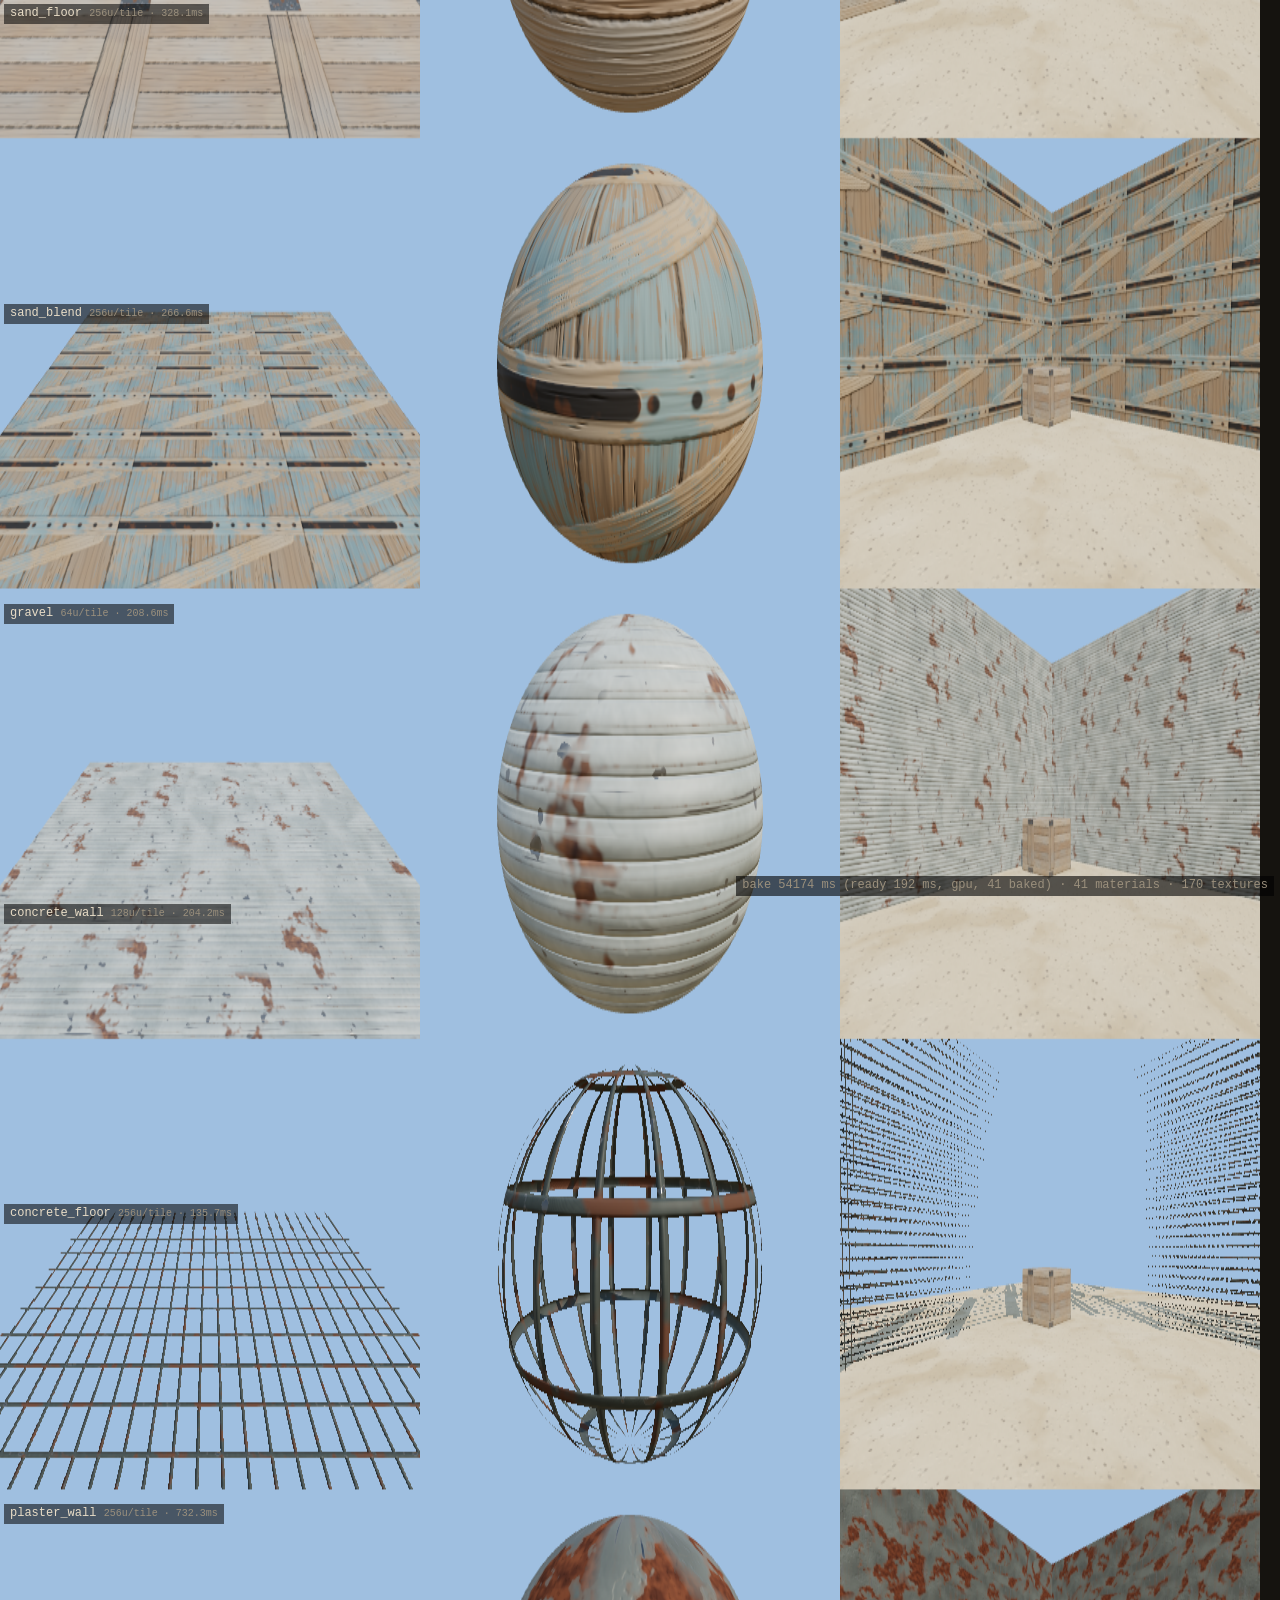
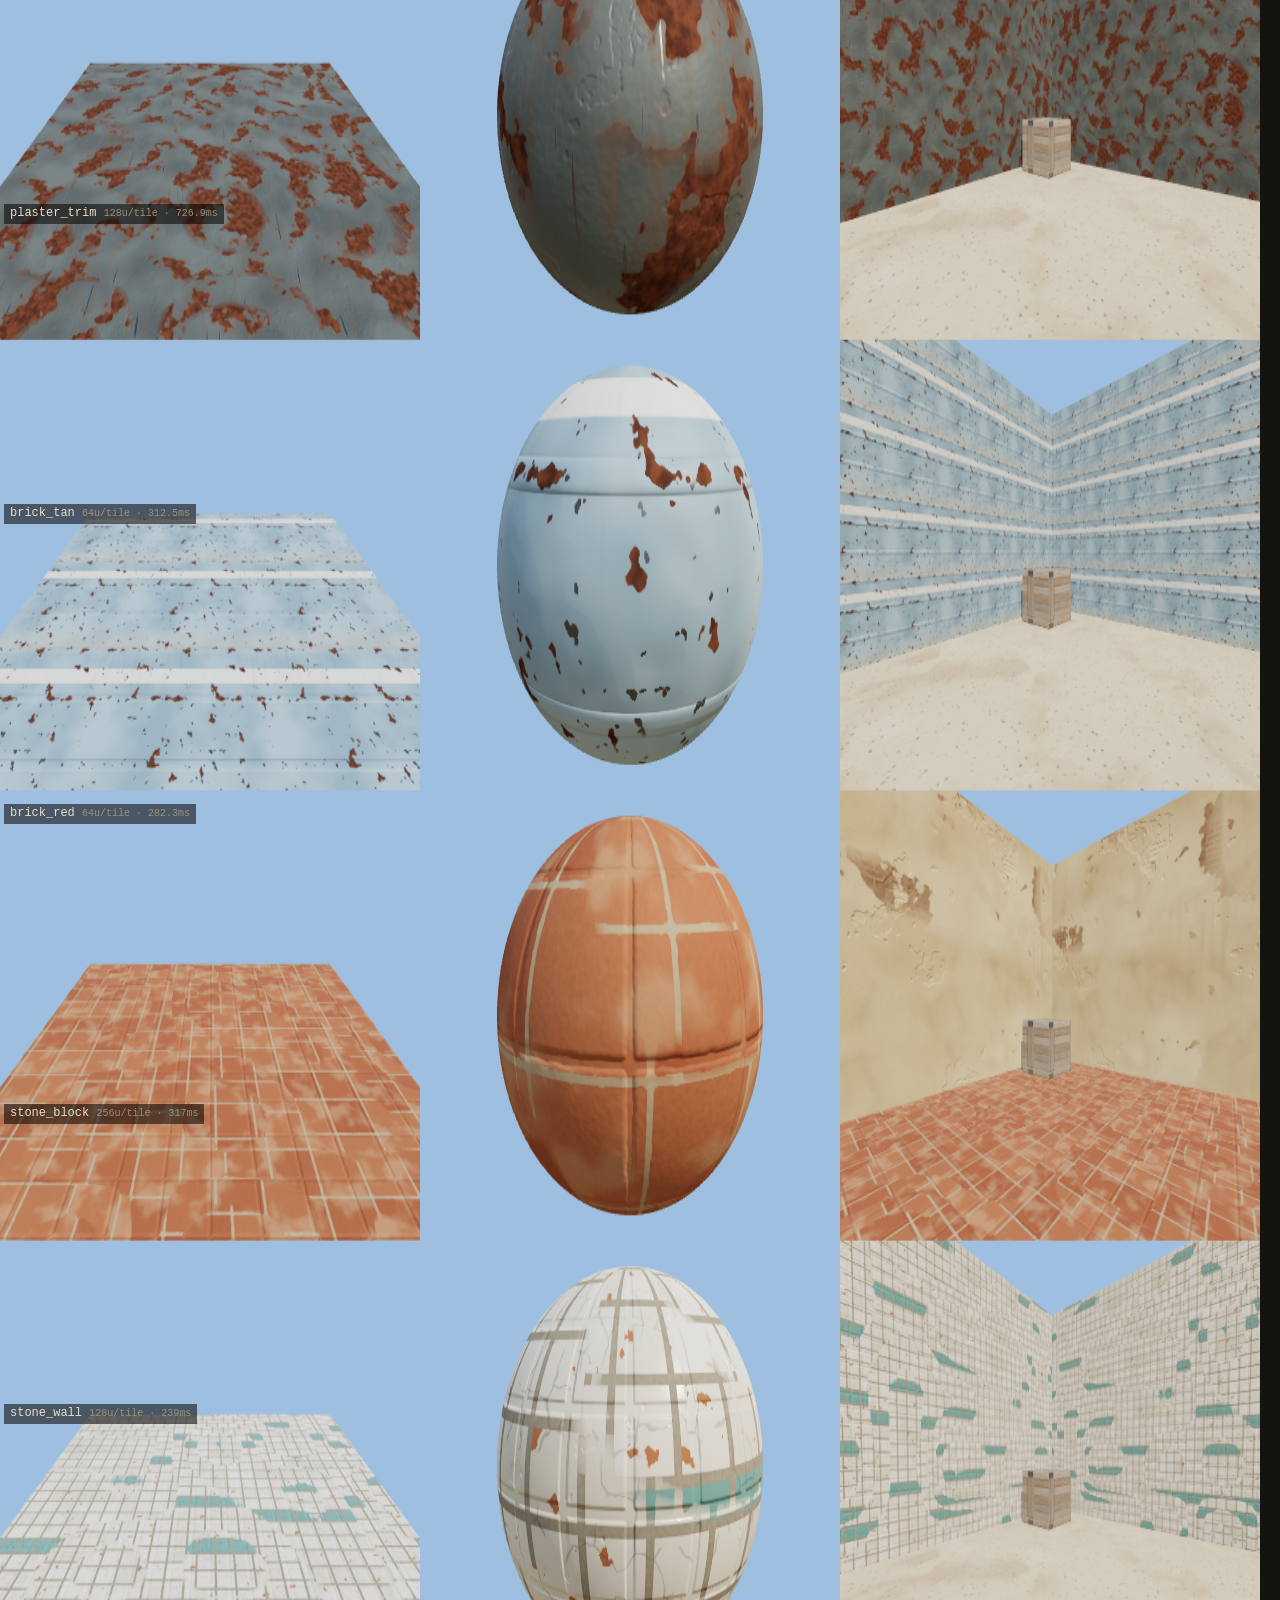
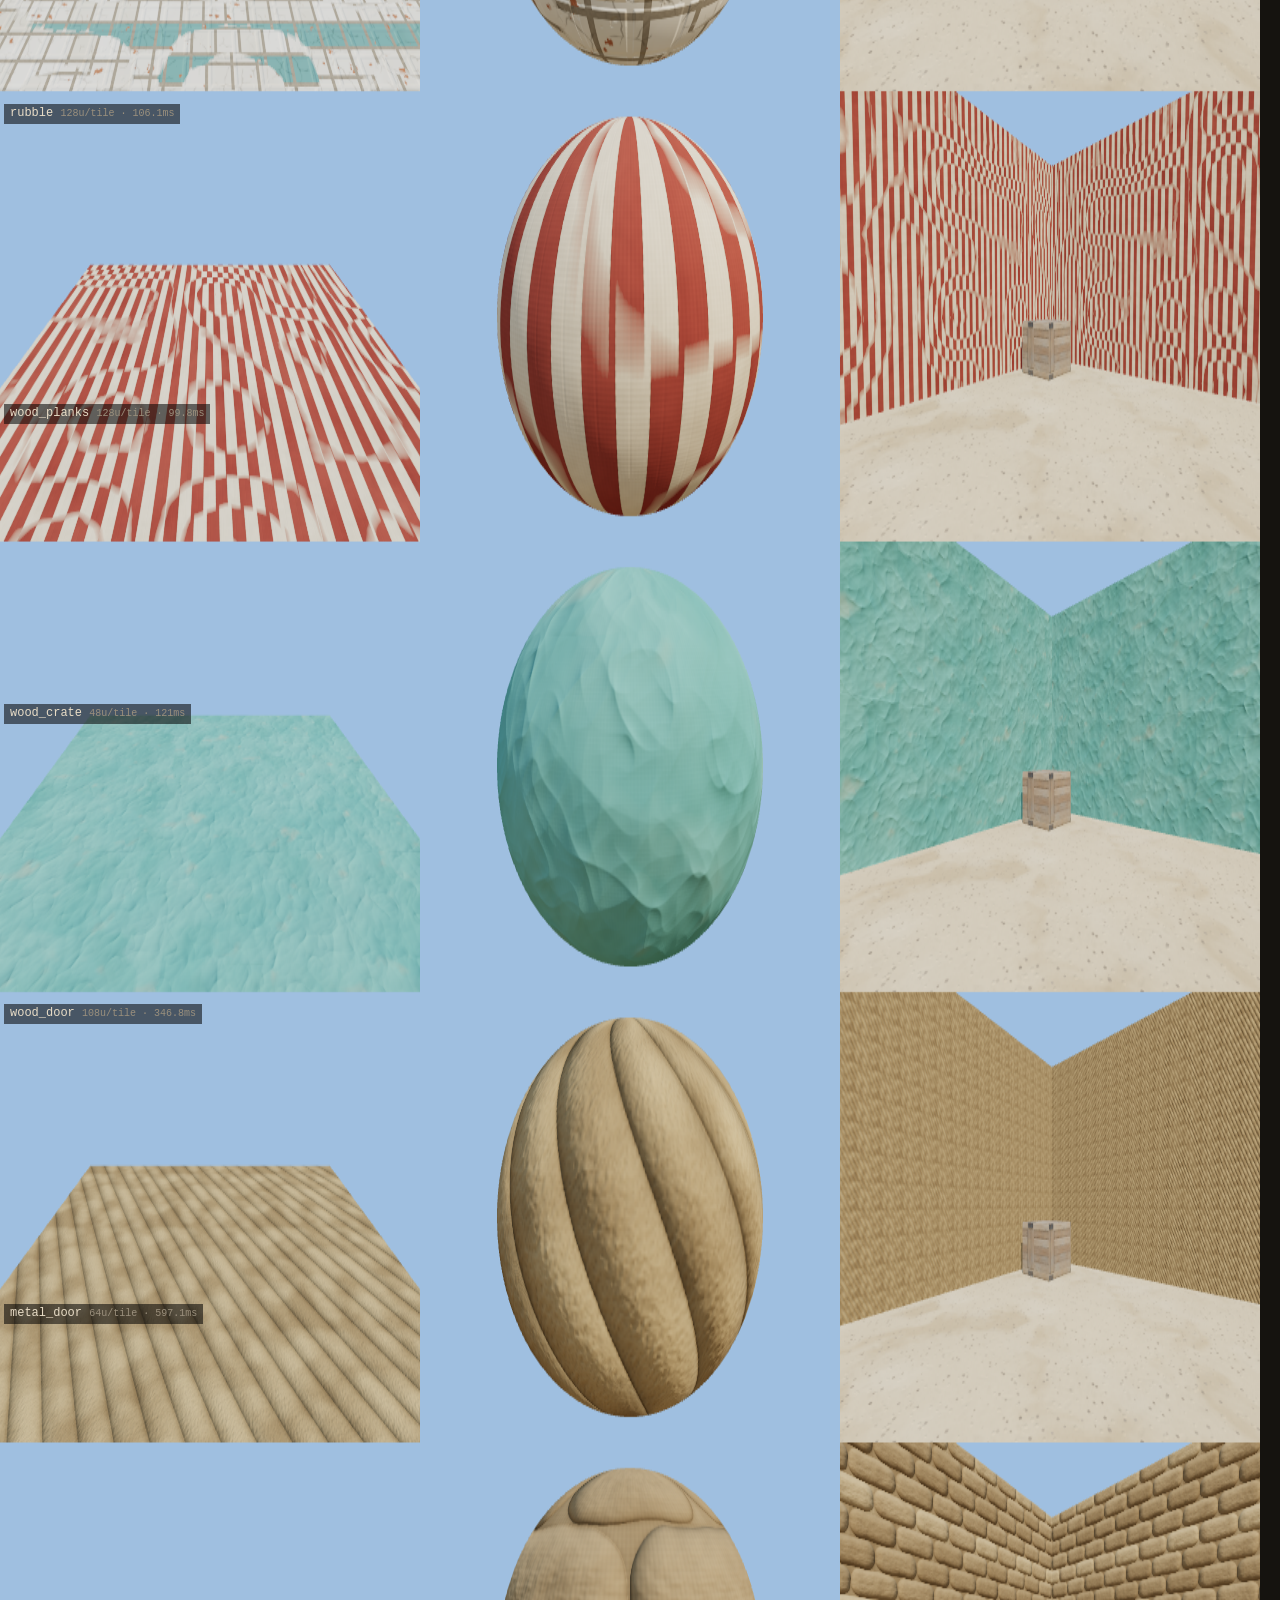
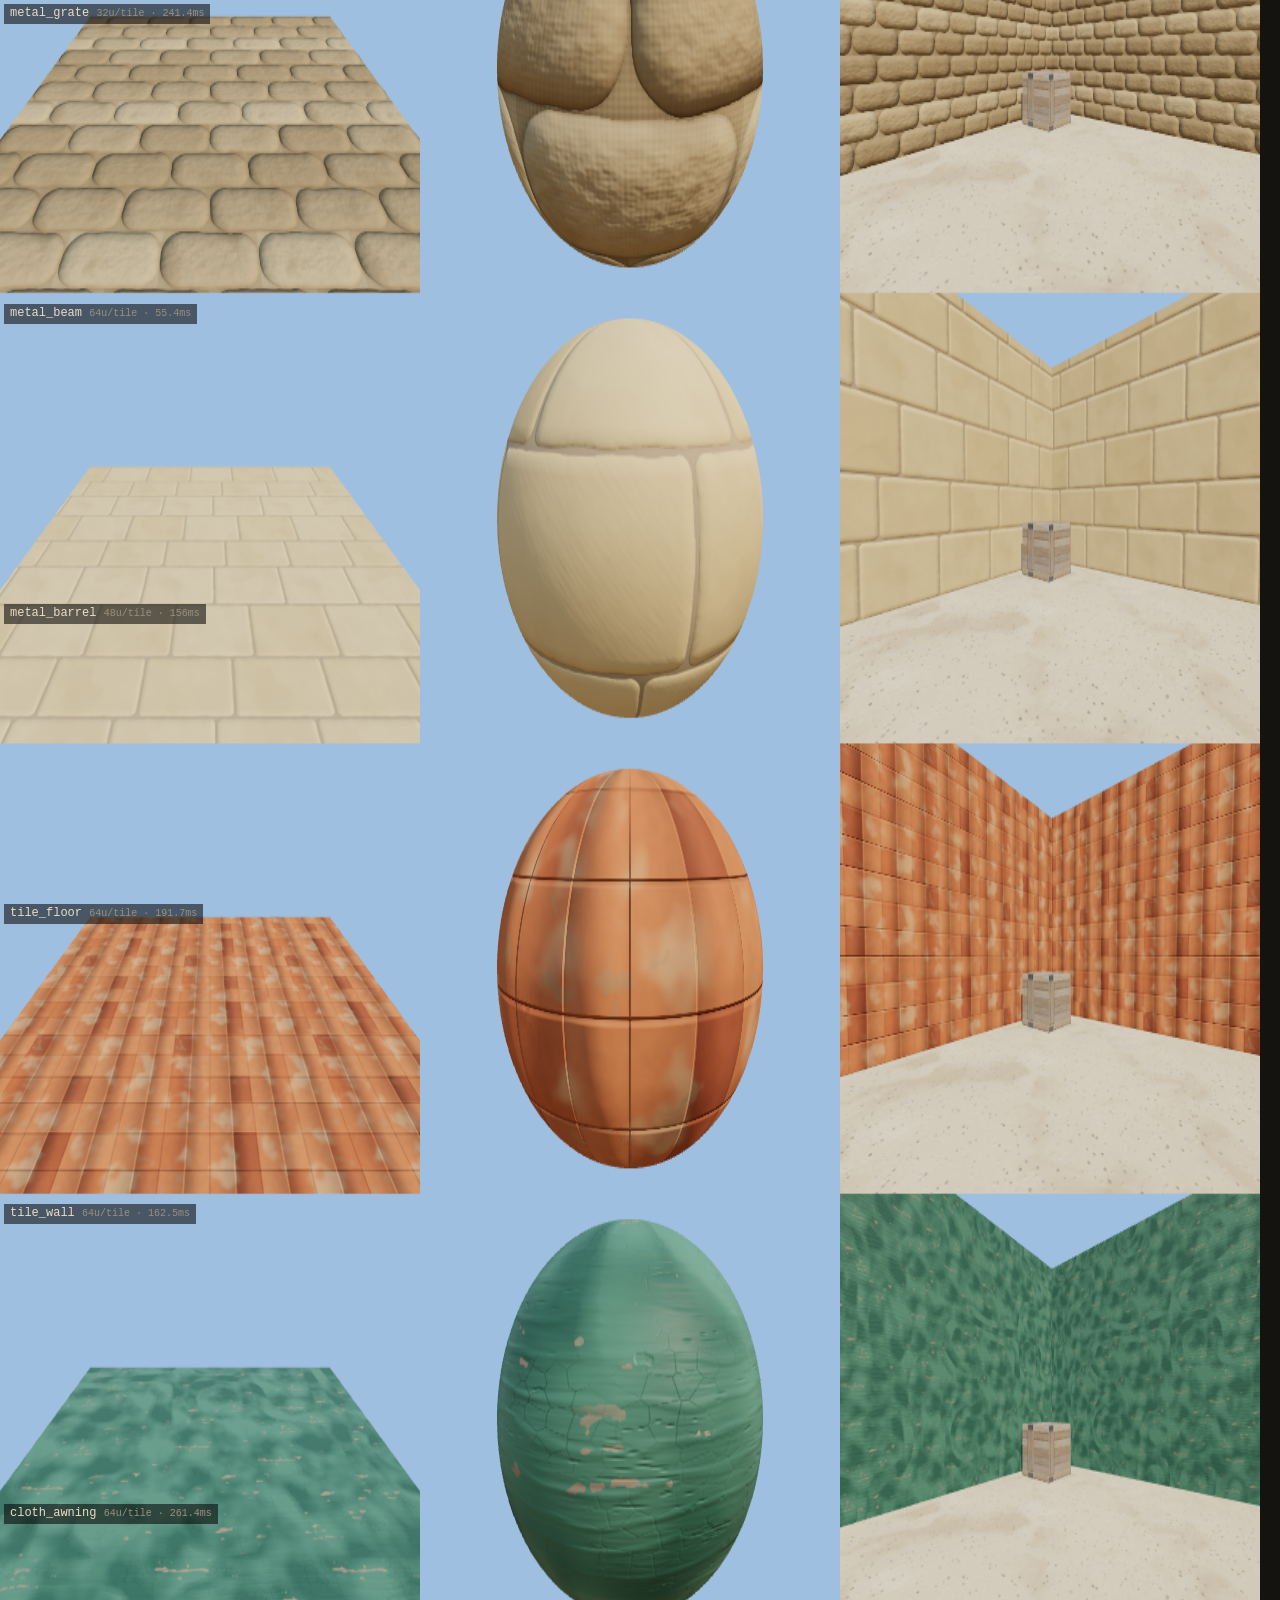
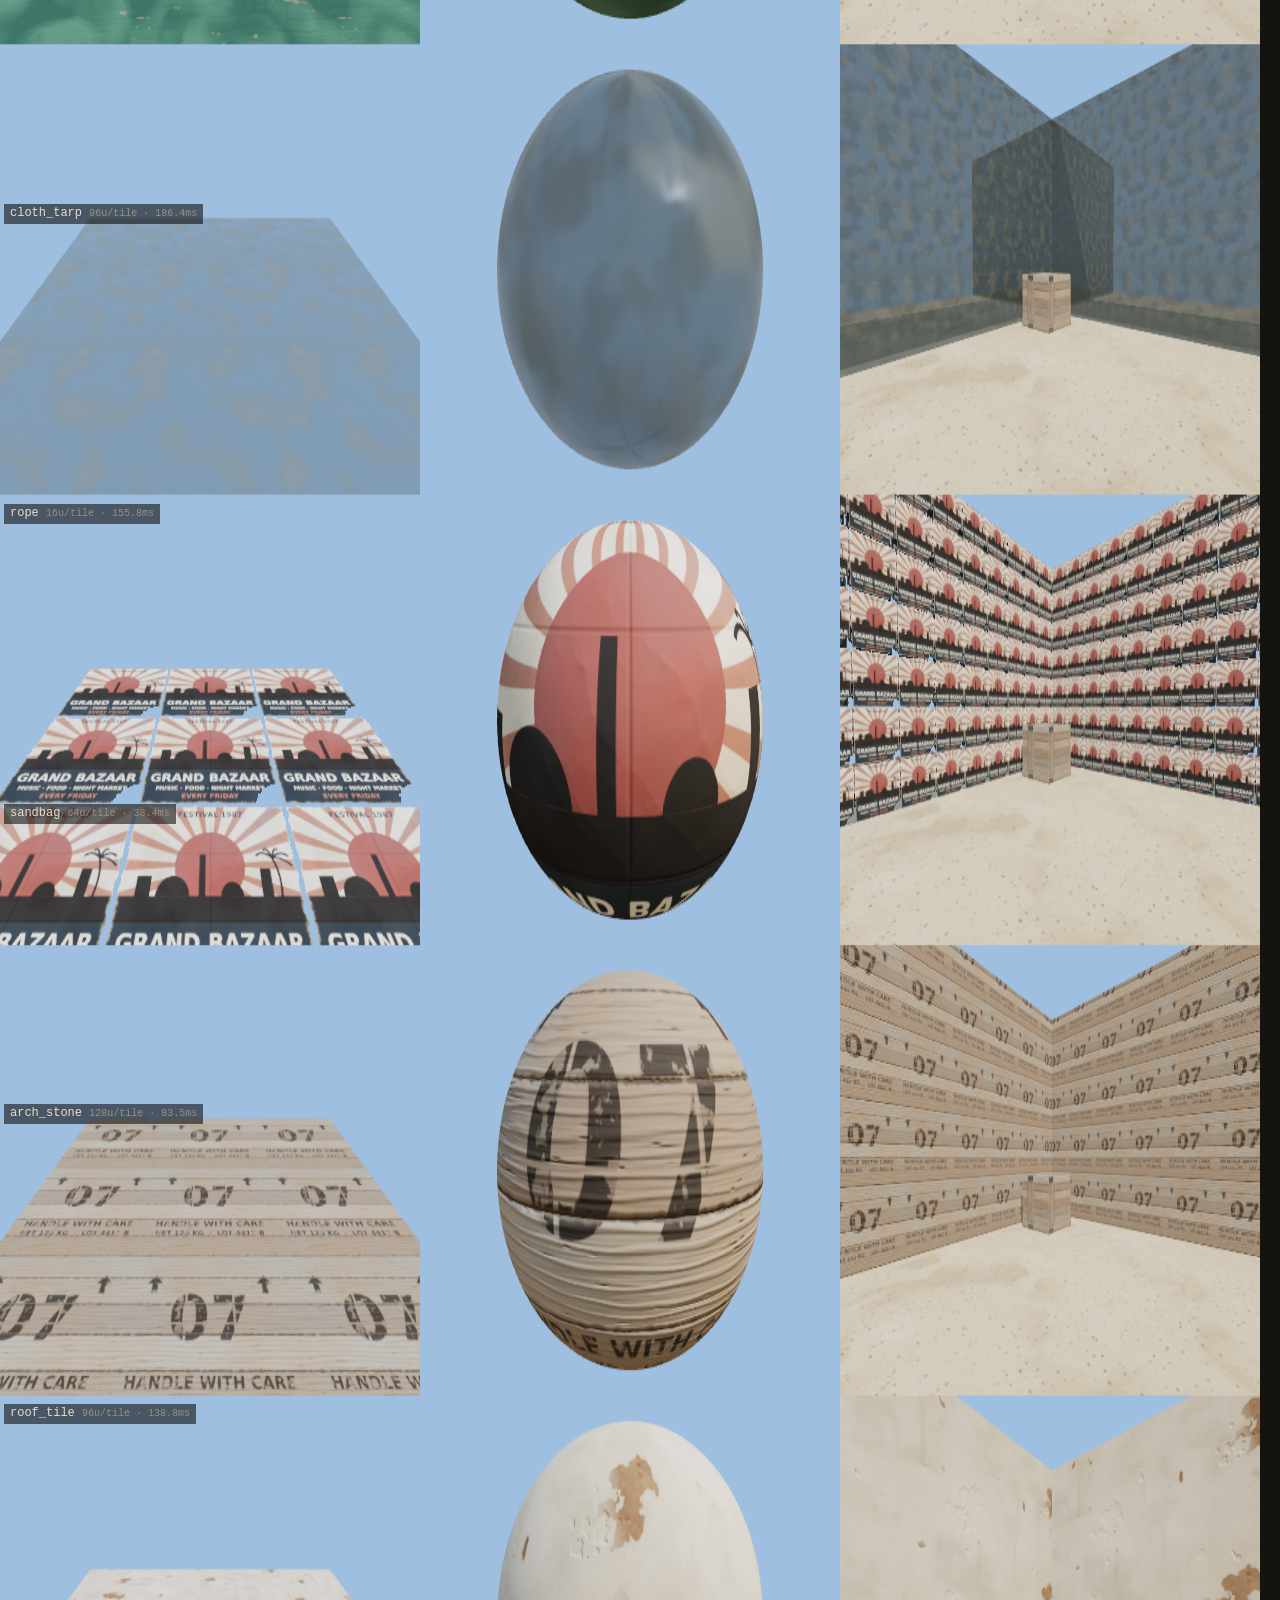
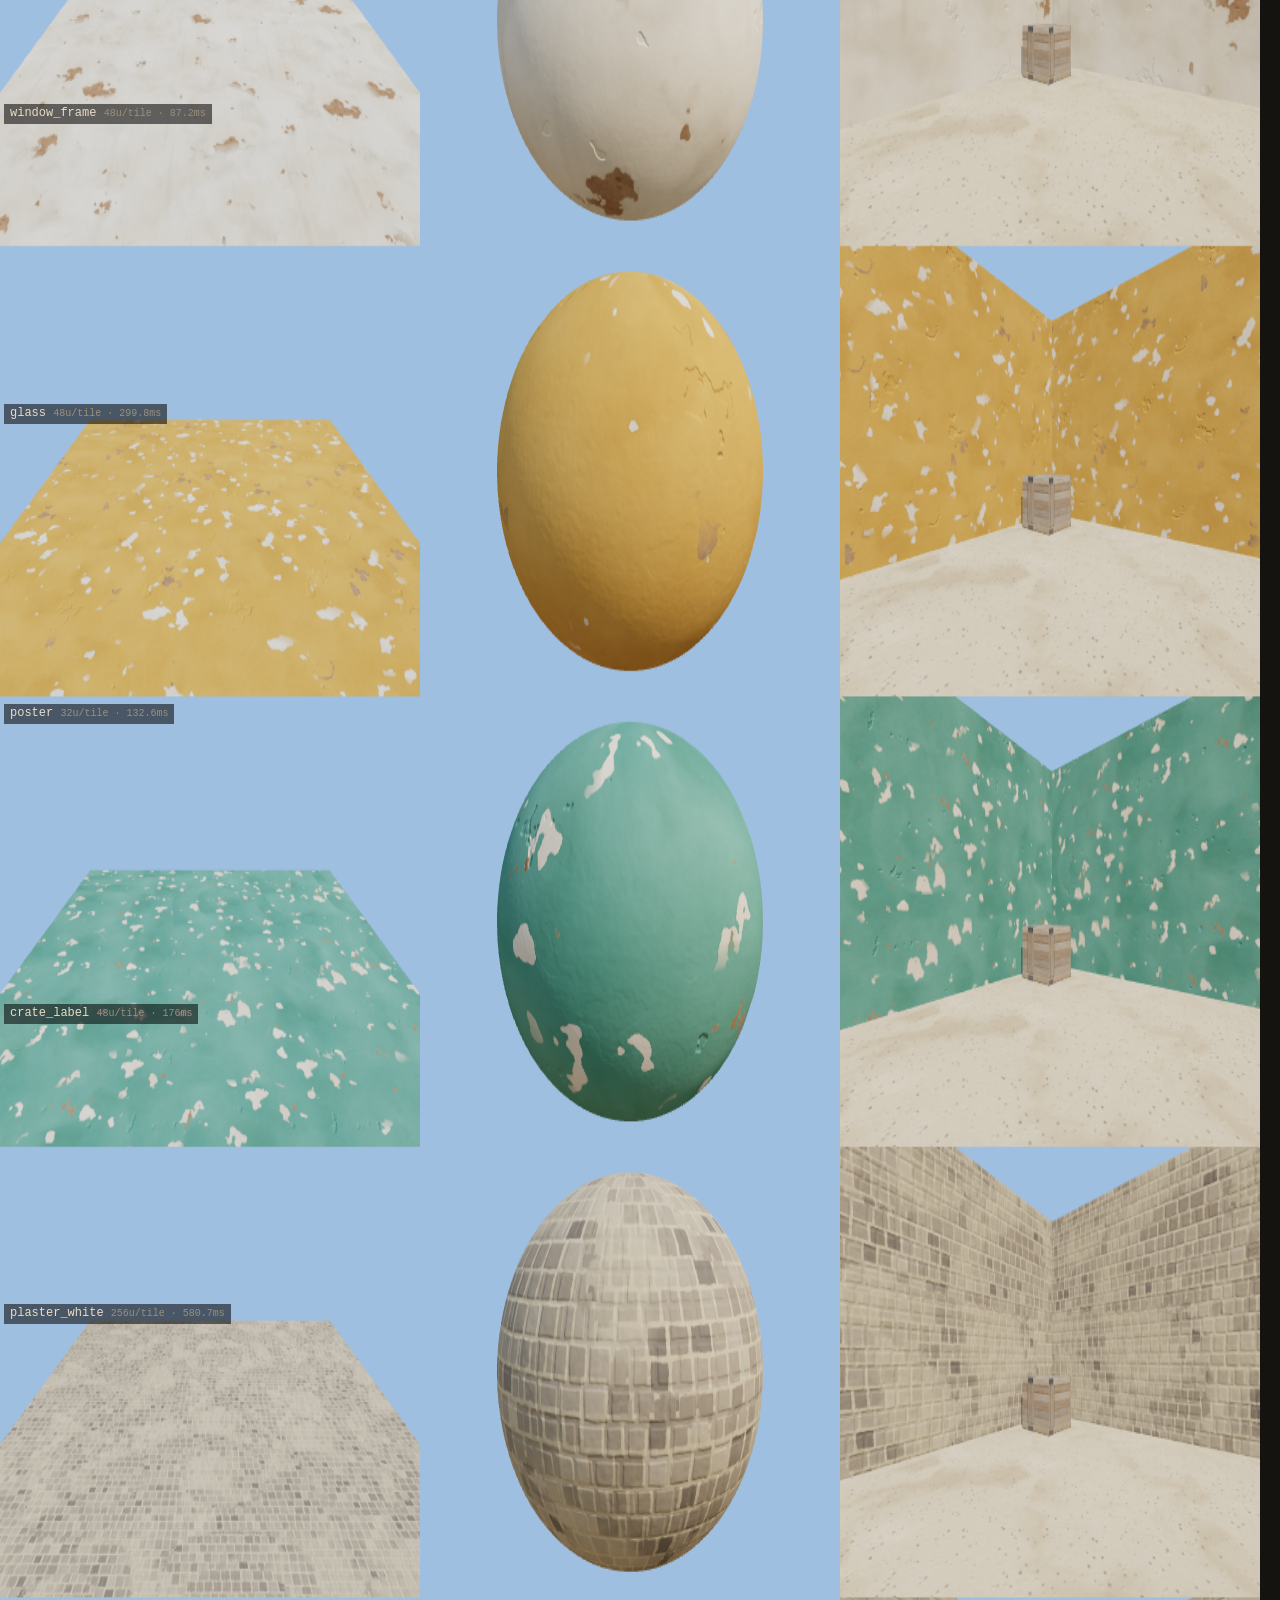
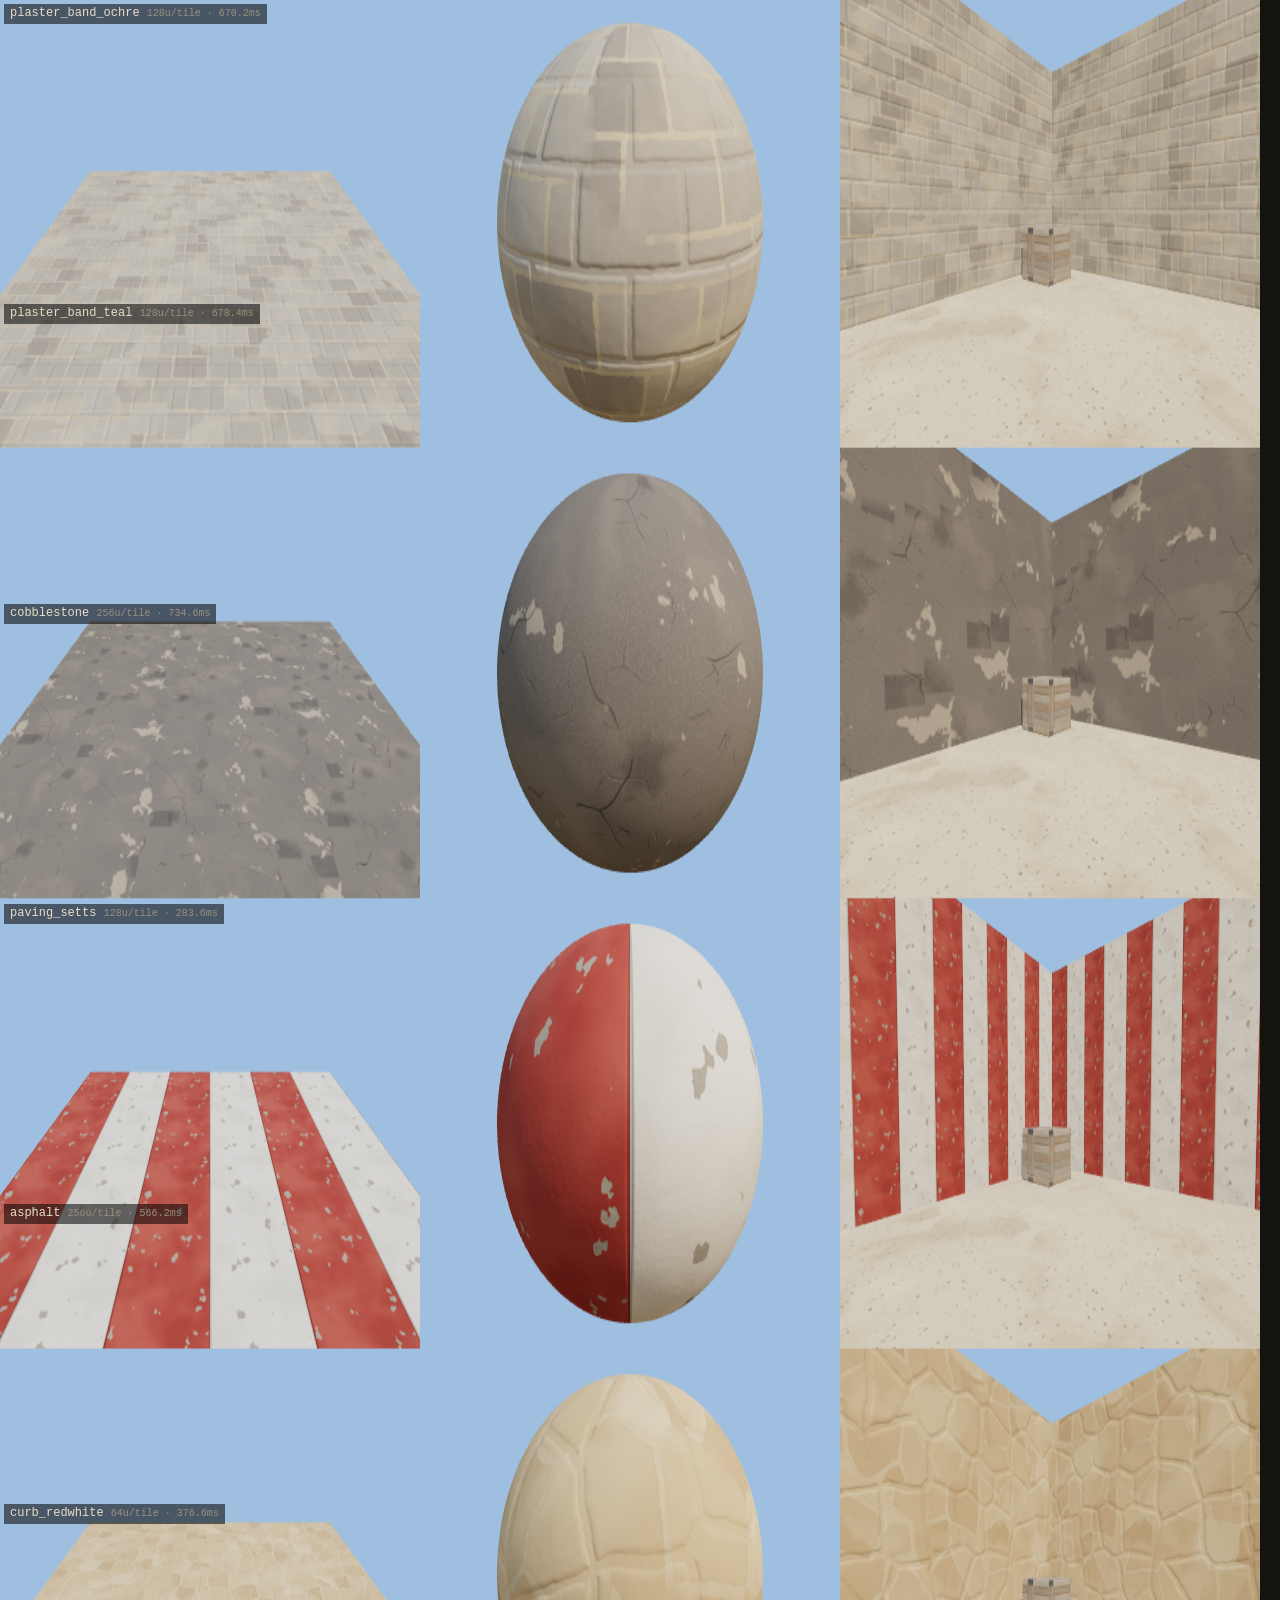
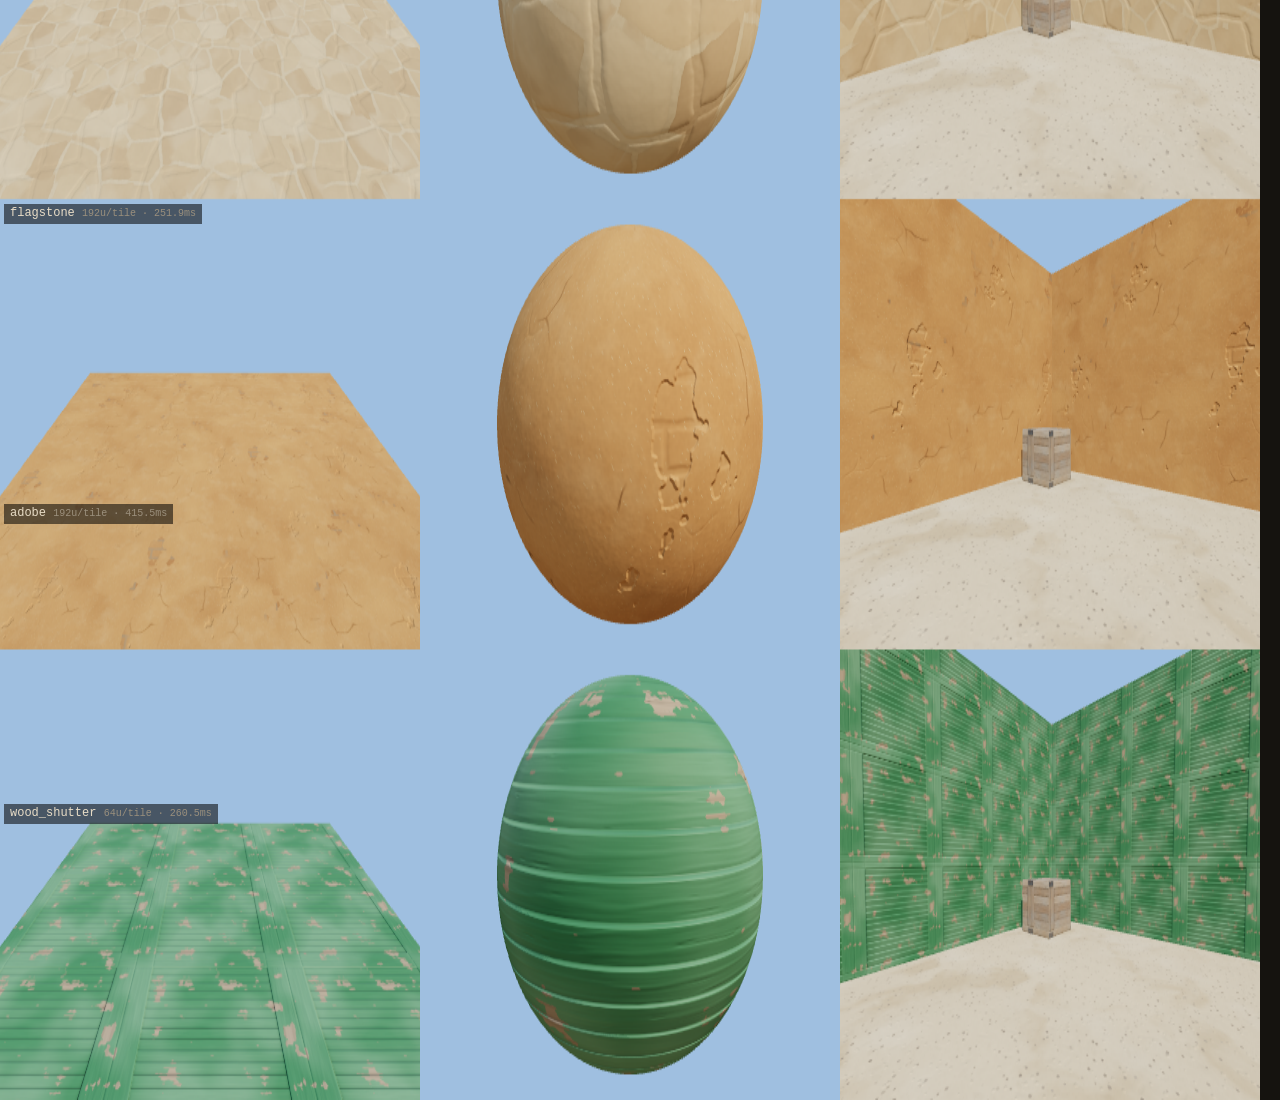
<file: dust2/tools/texlab.html>
<!doctype html>
<html lang="en">
<head>
<meta charset="utf-8" />
<title>Texture Lab</title>
<meta name="viewport" content="width=device-width, initial-scale=1" />
<style>
  :root { --bg: #15130f; --fg: #e8dcc6; --dim: #9a8f7c; }
  html, body { margin: 0; background: var(--bg); color: var(--fg); font: 12px/1.3 ui-monospace, Menlo, Consolas, monospace; }
  canvas { display: block; }
  #labels { position: absolute; inset: 0; pointer-events: none; }
  .lab { position: absolute; padding: 2px 6px; background: rgba(0,0,0,.55); color: var(--fg); }
  .lab small { color: var(--dim); }
  #stat { position: fixed; right: 6px; bottom: 4px; color: var(--dim); background: rgba(0,0,0,.6); padding: 2px 6px; }
</style>
<script type="importmap">
{ "imports": { "three": "../vendor/three/build/three.module.js", "three/addons/": "../vendor/three/jsm/" } }
</script>
</head>
<body>
<canvas id="c"></canvas>
<div id="labels"></div>
<div id="stat"></div>
<script type="module">
// Texture lab: swatch board for TextureLib (see tools/texlab.mjs).
//   ?keys=a,b          materials to show (default all)
//   ?view=board        per material: 3x3 tiled plane | sphere | wall corner (world uvs)
//   ?view=maps         per material: albedo | normal | AO | roughness | metalness (flat)
//   ?view=wall&keys=k  one big corner + plane, for close critique
//   ?view=decals       every decal on a concrete wall
//   ?cell=WxH          cell size (default 420x300)
import * as THREE from 'three';
import { World } from '../src/core/world.js';
import { TextureLib } from '../src/art/textures.js';

const P = new URLSearchParams(location.search);
World.quality = P.get('quality') || 'high';
const view = P.get('view') || 'board';
const [CW, CH] = (P.get('cell') || (view === 'wall' ? '960x620' : view === 'maps' ? '256x256' : '420x300')).split('x').map(Number);

const canvas = document.getElementById('c');
const renderer = new THREE.WebGLRenderer({ canvas, antialias: true, preserveDrawingBuffer: true });
renderer.setPixelRatio(1);
renderer.outputColorSpace = THREE.SRGBColorSpace;
renderer.toneMapping = THREE.ACESFilmicToneMapping;
renderer.toneMappingExposure = +(P.get('exposure') || 1.0);
renderer.shadowMap.enabled = true;
renderer.shadowMap.type = THREE.PCFSoftShadowMap;
window.renderer = renderer;
TextureLib.setRenderer(renderer);
if (P.has('profile')) TextureLib.setProfile(true);

const t0 = performance.now();
if (P.has('eager')) TextureLib.setEager(true);
await TextureLib.ready;
const readyMs = performance.now() - t0;
const keys = (P.get('keys') || TextureLib.keys().join(',')).split(',').filter(Boolean);
TextureLib.preload([...keys, 'sand_floor', 'plaster_wall', 'wood_crate', 'concrete_wall', ...(view === 'decals' ? TextureLib.decalTypes() : [])]);
// force GPU completion so the timing is honest
{ const px = new Uint8Array(4); const rt = new THREE.WebGLRenderTarget(1, 1); renderer.setRenderTarget(rt); renderer.readRenderTargetPixels(rt, 0, 0, 1, 1, px); renderer.setRenderTarget(null); rt.dispose(); }
const bakeMs = performance.now() - t0;

const labels = document.getElementById('labels');
function label(x, y, html) { const d = document.createElement('div'); d.className = 'lab'; d.style.left = x + 'px'; d.style.top = y + 'px'; d.innerHTML = html; labels.appendChild(d); }

// ---- lighting rig shared by the 3D views --------------------------------------------------
function rig(scene, target, size) {
  const hemi = new THREE.HemisphereLight(0xbcd3ef, 0x9a7e58, 0.9);
  scene.add(hemi);
  const sun = new THREE.DirectionalLight(0xffeed8, 2.7);
  sun.position.copy(target).add(new THREE.Vector3(0.55, 0.75, 0.42).normalize().multiplyScalar(size * 3));
  sun.target.position.copy(target);
  sun.castShadow = true;
  sun.shadow.mapSize.set(2048, 2048);
  const s = sun.shadow.camera; s.left = s.bottom = -size * 1.2; s.right = s.top = size * 1.2; s.near = 1e-3 * size; s.far = size * 8;
  sun.shadow.bias = -0.0004; sun.shadow.normalBias = 0.01 * size / 256;
  scene.add(sun, sun.target);
  scene.background = new THREE.Color(0x9fbfe0);
}

// sky-ish environment for plausible specular
const pmrem = new THREE.PMREMGenerator(renderer);
{
  const es = new THREE.Scene();
  const g = new THREE.SphereGeometry(10, 32, 16);
  const m = new THREE.ShaderMaterial({ side: THREE.BackSide, vertexShader: 'varying vec3 p; void main(){ p = position; gl_Position = projectionMatrix*modelViewMatrix*vec4(position,1.); }',
    fragmentShader: 'varying vec3 p; void main(){ float y = normalize(p).y; vec3 sky = mix(vec3(0.75,0.82,0.9), vec3(0.35,0.55,0.85), smoothstep(0.,1.,y)); vec3 gr = vec3(0.45,0.37,0.26); gl_FragColor = vec4(y > 0. ? sky : gr, 1.); }' });
  es.add(new THREE.Mesh(g, m));
  var envTex = pmrem.fromScene(es, 0.02).texture;
}

// (a) 3x3 tiled plane
const planeScene = new THREE.Scene(); planeScene.environment = envTex; planeScene.environmentIntensity = 0.5;
rig(planeScene, new THREE.Vector3(0, 0, 0), 2);
const plane = new THREE.Mesh(new THREE.PlaneGeometry(3, 3), null);
plane.rotation.x = -Math.PI / 2; plane.receiveShadow = true; planeScene.add(plane);
const planeCam = new THREE.PerspectiveCamera(50, CW / CH, 0.01, 50);
planeCam.position.set(0, 1.25, 2.35); planeCam.lookAt(0, 0, -0.45);

// (b) sphere
const sphScene = new THREE.Scene(); sphScene.environment = envTex; sphScene.environmentIntensity = 0.5;
rig(sphScene, new THREE.Vector3(), 2);
const sph = new THREE.Mesh(new THREE.SphereGeometry(1, 128, 64), null); sph.castShadow = sph.receiveShadow = true; sphScene.add(sph);
const sphCam = new THREE.PerspectiveCamera(40, CW / CH, 0.1, 50); sphCam.position.set(0, 0.6, 3.2); sphCam.lookAt(0, 0, 0);

// (c) corner of two walls + floor, world-space uvs at real texel density
const FLOOR_KEYS = new Set(['sand_floor', 'sand_blend', 'gravel', 'concrete_floor', 'tile_floor', 'rubble']);
function cornerScene(key) {
  const inf = TextureLib.info(key) || { world: 256 };
  const W = 256;
  const sc = new THREE.Scene(); sc.environment = envTex; sc.environmentIntensity = 0.5;
  rig(sc, new THREE.Vector3(-W * 0.2, 40, -W * 0.2), W);
  const wallKey = FLOOR_KEYS.has(key) ? 'plaster_wall' : key;
  const floorKey = FLOOR_KEYS.has(key) ? key : 'sand_floor';
  const wm = TextureLib.material(wallKey, { world: true });
  const fm = TextureLib.material(floorKey, { world: true });
  const box = (sx, sy, sz, x, y, z, m) => { const b = new THREE.Mesh(new THREE.BoxGeometry(sx, sy, sz), m); b.position.set(x, y, z); b.castShadow = b.receiveShadow = true; sc.add(b); return b; };
  box(3 * W, 16, 3 * W, 0, -8, 0, fm);
  box(3 * W, 220, 16, 0, 110, -W * 0.5 - 8, wm);
  box(16, 220, 3 * W, -W * 0.5 - 8, 110, 0, wm);
  box(48, 48, 48, -W * 0.5 + 40, 24, -W * 0.5 + 60, TextureLib.material('wood_crate', { world: true }));
  const cam = new THREE.PerspectiveCamera(70, CW / CH, 1, 5000);
  cam.position.set(W * 0.42, 64, W * 0.62); cam.lookAt(-W * 0.35, 52, -W * 0.3);
  return { sc, cam };
}

// flat map viewer
const flatScene = new THREE.Scene();
const flatCam = new THREE.OrthographicCamera(-1, 1, 1, -1, 0, 1);
const flatMat = new THREE.ShaderMaterial({
  uniforms: { t: { value: null }, mode: { value: 0 }, enc: { value: 0 } },
  vertexShader: 'varying vec2 vUv; void main(){ vUv = uv; gl_Position = vec4(position.xy, 0., 1.); }',
  fragmentShader: `uniform sampler2D t; uniform int mode; uniform int enc; varying vec2 vUv;
    void main(){ vec4 c = texture2D(t, vUv); vec3 o = c.rgb;
      if (mode == 1) o = vec3(c.r); else if (mode == 2) o = vec3(c.g); else if (mode == 3) o = vec3(c.b); else if (mode == 4) o = vec3(c.a);
      if (enc == 1) o = pow(o, vec3(1.0 / 2.2));
      gl_FragColor = vec4(o, 1.);
    }`,
});
flatMat.toneMapped = false;
flatScene.add(new THREE.Mesh(new THREE.PlaneGeometry(2, 2), flatMat));

function renderCell(scene, cam, x, y, w, h, H) {
  renderer.setViewport(x, H - y - h, w, h);
  renderer.setScissor(x, H - y - h, w, h);
  renderer.render(scene, cam);
}

function layout(cols, rows) {
  const W = cols * CW, H = rows * CH;
  renderer.setSize(W, H, true);
  renderer.setScissorTest(true);
  renderer.autoClear = true;
  return [W, H];
}

const st = TextureLib.stats();
if (view === 'bench') {
  // stage micro-benchmark: re-bake one material with syncs between passes
  const { Baker } = await import('../src/art/gpu.js');
  const { DEFS } = await import('../src/art/gen/index.js');
  const { LIB, LIB_GROUND, LIB_WOOD } = await import('../src/art/gen/lib.js');
  const out = [];
  const sync = (rt) => { const px = new Uint8Array(4); renderer.readRenderTargetPixels(rt, 0, 0, 1, 1, px); };
  const SYN = {
    syn_empty: 'void surface(vec2 uv, inout Surf o) { o.h = uv.x; }',
    syn_gn20: 'void surface(vec2 uv, inout Surf o) { float a = 0.0; for (int i = 0; i < 20; i++) a += gnoise(uv * 32.0 + float(i) * 0.37, vec2(32.0), float(i)); o.h = a; }',
    syn_vn20: 'void surface(vec2 uv, inout Surf o) { float a = 0.0; for (int i = 0; i < 20; i++) a += vnoise(uv * 32.0 + float(i) * 0.37, vec2(32.0), float(i)); o.h = a; }',
    syn_h80: 'void surface(vec2 uv, inout Surf o) { float a = 0.0; for (int i = 0; i < 80; i++) a += hash1(floor(uv * 512.0) + float(i), float(i)); o.h = a; }',
    syn_wor5: 'void surface(vec2 uv, inout Surf o) { float a = 0.0; for (int i = 0; i < 5; i++) a += worley(uv * 16.0 + float(i) * 0.37, vec2(16.0), 0.9, float(i)).w; o.h = a; }',
    syn_tex20: 'void surface(vec2 uv, inout Surf o) { float a = 0.0; for (int i = 0; i < 20; i++) a += texture(uCanvas, uv * (1.0 + float(i)) + 0.37 * float(i)).r; o.h = a; }',
  };
  for (const k of keys) {
    const def = SYN[k] ? { key: k, glsl: SYN[k], world: 128 } : { ...DEFS[k], key: k };
    def.lib = LIB + LIB_GROUND + LIB_WOOD;
    const size = SYN[k] ? 512 : def.size || (def.hero ? 1024 : 512);
    const b = new Baker(renderer);
    const fm = b.fieldMaterial(def, size, null);
    for (let rep = 0; rep < 2; rep++) {
      const T = {};
      let t = performance.now();
      const lap = (n) => { const x = performance.now(); T[n] = +(x - t).toFixed(0); t = x; };
      const mk = (count, type, mips) => new THREE.WebGLRenderTarget(size, size, { count, type, depthBuffer: false, generateMipmaps: mips, minFilter: mips ? THREE.LinearMipmapLinearFilter : THREE.LinearFilter });
      const field = mk(2, THREE.HalfFloatType, false);
      renderer.setRenderTarget(field); b.quad.material = fm; renderer.render(b.scene, b.cam); sync(field); lap('field');
      renderer.setRenderTarget(field); renderer.render(b.scene, b.cam); sync(field); lap('field2');
      const o1 = mk(3, THREE.UnsignedByteType, false);
      b.final.uniforms.tA.value = field.textures[0]; b.final.uniforms.tB.value = field.textures[1];
      b.final.uniforms.uRes.value.set(size, size); b.final.uniforms.uPx.value.set(1 / size, 1 / size);
      b.quad.material = b.final; renderer.setRenderTarget(o1); renderer.render(b.scene, b.cam); sync(o1); lap('final');
      const o2 = mk(3, THREE.UnsignedByteType, true);
      renderer.setRenderTarget(o2); renderer.render(b.scene, b.cam); sync(o2); lap('final+mips');
      renderer.setRenderTarget(null);
      field.dispose(); o1.dispose(); o2.dispose();
      out.push(k + ' ' + size + ' ' + JSON.stringify(T));
    }
  }
  console.log('BENCH\n' + out.join('\n'));
  window.__BENCH = out;
} else if (view === 'board') {
  const [, H] = layout(3, keys.length);
  keys.forEach((k, i) => {
    const y = i * CH;
    plane.material = TextureLib.material(k, { repeat: 3 });
    renderCell(planeScene, planeCam, 0, y, CW, CH, H);
    sph.material = TextureLib.material(k, { repeat: [2, 1] });
    renderCell(sphScene, sphCam, CW, y, CW, CH, H);
    const c = cornerScene(k);
    renderCell(c.sc, c.cam, 2 * CW, y, CW, CH, H);
    const inf = TextureLib.info(k);
    label(4, y + 4, `${k} <small>${inf?.world}u/tile · ${st.perKey[k] ?? '?'}ms</small>`);
  });
} else if (view === 'wall') {
  const [, H] = layout(1, keys.length * 2);
  keys.forEach((k, i) => {
    const c = cornerScene(k);
    renderCell(c.sc, c.cam, 0, i * 2 * CH, CW, CH, H);
    plane.material = TextureLib.material(k, { repeat: 3 });
    renderCell(planeScene, planeCam, 0, (i * 2 + 1) * CH, CW, CH, H);
    label(4, i * 2 * CH + 4, k);
  });
} else if (view === 'maps') {
  const modes = [['map', 0, 'albedo'], ['normalMap', 0, 'normal'], ['orm', 1, 'AO'], ['orm', 2, 'rough'], ['orm', 3, 'metal']];
  const [, H] = layout(modes.length, keys.length);
  keys.forEach((k, i) => {
    const mp = TextureLib.maps(k);
    modes.forEach(([mk, mode, nm], j) => {
      flatMat.uniforms.t.value = mp[mk]; flatMat.uniforms.mode.value = mode; flatMat.uniforms.enc.value = mk === 'map' ? 1 : 0;
      renderCell(flatScene, flatCam, j * CW, i * CH, CW, CH, H);
      label(j * CW + 2, i * CH + 2, `${k} <small>${nm}</small>`);
    });
  });
} else if (view === 'decals') {
  const types = TextureLib.decalTypes();
  const [, H] = layout(types.length, 1);
  const sc = new THREE.Scene(); sc.environment = envTex; sc.environmentIntensity = 0.5;
  rig(sc, new THREE.Vector3(), 32);
  const wall = new THREE.Mesh(new THREE.PlaneGeometry(40, 40), null); sc.add(wall);
  const dm = new THREE.MeshStandardMaterial({ transparent: true, polygonOffset: true, polygonOffsetFactor: -2, depthWrite: false, roughness: 0.9 });
  const dq = new THREE.Mesh(new THREE.PlaneGeometry(12, 12), dm); dq.position.z = 0.01; sc.add(dq);
  const cam = new THREE.PerspectiveCamera(40, CW / CH, 0.1, 200); cam.position.set(4, 3, 22); cam.lookAt(0, 0, 0);
  const wallFor = { bullet_wood: 'wood_planks', bullet_metal: 'metal_door', bullet_sand: 'sand_floor', bullet_glass: 'glass', bullet_plaster: 'plaster_wall' };
  types.forEach((t, j) => {
    wall.material = TextureLib.material(wallFor[t] || 'concrete_wall', { repeat: 0.2 });
    const d = TextureLib.decal(t);
    dm.map = d; dm.normalMap = d?.normalMap || null; dm.needsUpdate = true;
    renderCell(sc, cam, j * CW, 0, CW, CH, H);
    label(j * CW + 2, 2, t);
  });
}

document.getElementById('stat').textContent = `bake ${bakeMs.toFixed(0)} ms (ready ${readyMs.toFixed(0)} ms, ${st.mode}, ${st.baked} baked) · ${keys.length} materials · ${renderer.info.memory.textures} textures`;
window.__TEXLAB = { bakeMs, readyMs, stats: st, maxAniso: renderer.capabilities.getMaxAnisotropy() };
window.__TEXLAB_READY = true;
</script>
</body>
</html>
</file>
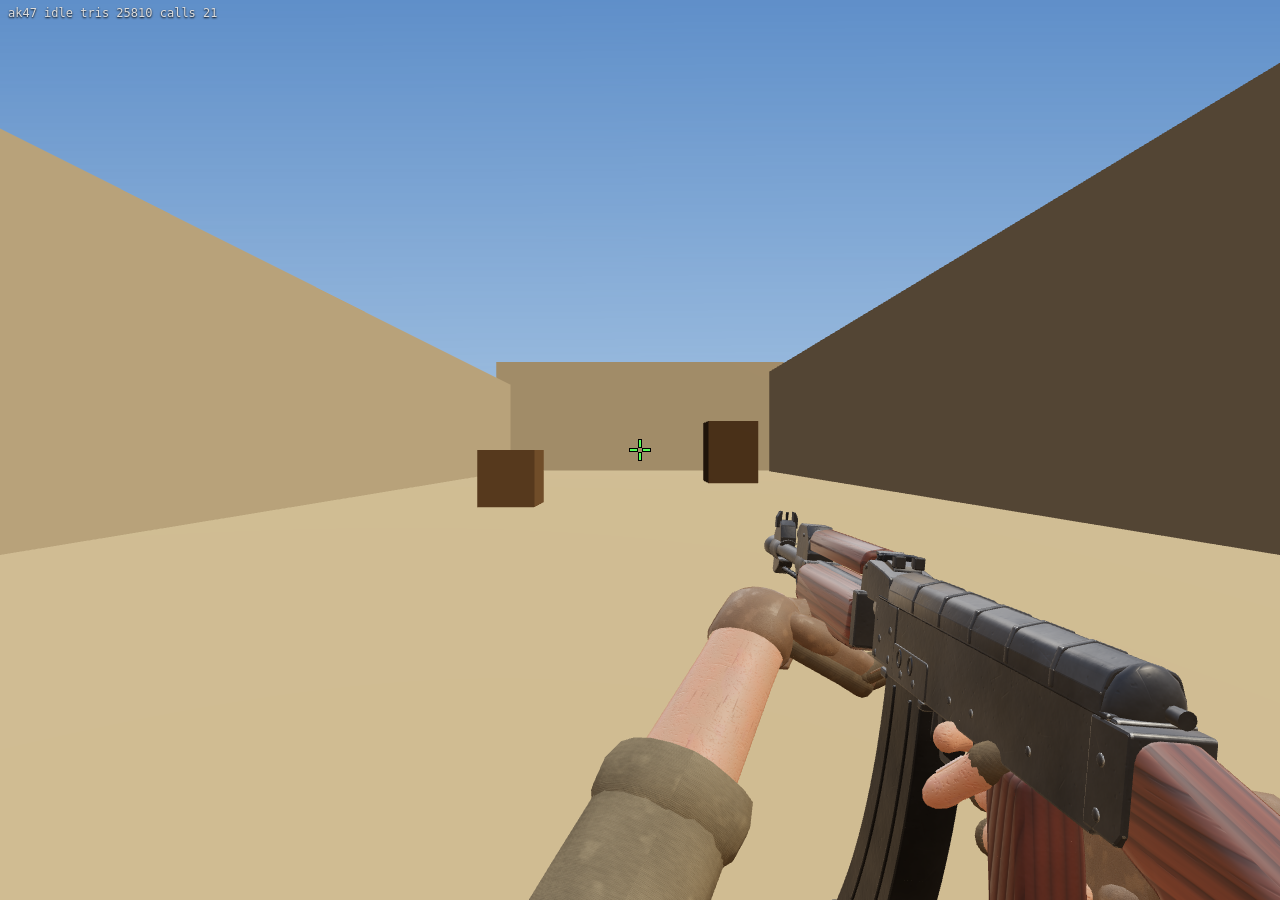
<file: dust2/tools/vmlab.html>
<!doctype html>
<html lang="en">
<head>
<meta charset="utf-8" />
<title>Viewmodel lab</title>
<style>
  html, body { margin: 0; height: 100%; background: #111; overflow: hidden; }
  canvas { display: block; }
  #xh { position: fixed; left: 50%; top: 50%; width: 0; height: 0; pointer-events: none; }
  #xh i { position: absolute; background: #5f5; box-shadow: 0 0 0 1px #000; }
  #hud { position: fixed; left: 8px; top: 6px; color: #ddd; font: 12px monospace; text-shadow: 0 1px 2px #000; }
</style>
<script type="importmap">
{ "imports": { "three": "../vendor/three/build/three.module.js", "three/addons/": "../vendor/three/jsm/" } }
</script>
</head>
<body>
<canvas id="c"></canvas>
<div id="xh"><i style="left:-10px;top:-1px;width:7px;height:2px"></i><i style="left:3px;top:-1px;width:7px;height:2px"></i><i style="left:-1px;top:-10px;width:2px;height:7px"></i><i style="left:-1px;top:3px;width:2px;height:7px"></i></div>
<div id="hud"></div>
<script type="module">
// Viewmodel lab: first-person framing over a Dust-ish backdrop, turntable close-ups and
// animation scrubbing. Driven by tools/vmlab.mjs (window.lab API) or by hand (?w=ak47&mode=fp).
import * as THREE from 'three';
import { World } from '../src/core/world.js';
import { Viewmodel } from '../src/weapons/viewmodel.js';

const q = new URLSearchParams(location.search);
const canvas = document.getElementById('c');
const renderer = new THREE.WebGLRenderer({ canvas, antialias: true, preserveDrawingBuffer: true });
renderer.setPixelRatio(1);
renderer.outputColorSpace = THREE.SRGBColorSpace;
renderer.toneMapping = THREE.ACESFilmicToneMapping;
renderer.toneMappingExposure = +(q.get('exp') || 1);
renderer.autoClear = false;

// ---- world backdrop (sunlit sandstone courtyard) ----
const scene = new THREE.Scene();
const camera = new THREE.PerspectiveCamera(74, 16 / 9, 1, 12000);
camera.position.set(0, 64, 0);
{
  const c = document.createElement('canvas'); c.width = 2; c.height = 256;
  const g = c.getContext('2d'); const gr = g.createLinearGradient(0, 0, 0, 256);
  gr.addColorStop(0, '#5f8fc9'); gr.addColorStop(0.55, '#a9c6e3'); gr.addColorStop(1, '#e9dcc4');
  g.fillStyle = gr; g.fillRect(0, 0, 2, 256);
  const t = new THREE.CanvasTexture(c); t.colorSpace = THREE.SRGBColorSpace; scene.background = t;
  const ground = new THREE.Mesh(new THREE.PlaneGeometry(8000, 8000), new THREE.MeshStandardMaterial({ color: 0xc9ae80, roughness: 0.95 }));
  ground.rotation.x = -Math.PI / 2; scene.add(ground);
  const wallM = new THREE.MeshStandardMaterial({ color: 0xd4bc92, roughness: 0.9 });
  const wallM2 = new THREE.MeshStandardMaterial({ color: 0xbfa276, roughness: 0.9 });
  const box = (x, y, z, w, h, d, m) => { const b = new THREE.Mesh(new THREE.BoxGeometry(w, h, d), m); b.position.set(x, y + h / 2, z); scene.add(b); };
  box(-420, 0, -900, 60, 260, 1800, wallM);   // left wall down a long corridor
  box(420, 0, -900, 60, 300, 1800, wallM2);   // right wall
  box(0, 0, -1900, 900, 340, 60, wallM);      // end wall
  box(-150, 0, -700, 64, 64, 64, new THREE.MeshStandardMaterial({ color: 0x8a6a45, roughness: 0.85 }));
  box(180, 0, -1200, 96, 120, 96, new THREE.MeshStandardMaterial({ color: 0x7a5c3a, roughness: 0.85 }));
  scene.add(new THREE.HemisphereLight(0xbfd6ff, 0x8a6a45, 1.2));
  const sun = new THREE.DirectionalLight(0xfff0d0, 3); sun.position.set(1000, 2000, 600); scene.add(sun);
  scene.fog = new THREE.Fog(0xd8c8a8, 800, 6000);
}
// ---- viewmodel scene (same light rig as the baseline renderer) ----
const viewScene = new THREE.Scene();
const viewCamera = new THREE.PerspectiveCamera(54, 16 / 9, 0.1, 200);
if (q.get('rig') !== 'none') {
  viewScene.add(new THREE.HemisphereLight(0xbfd6ff, 0x8a6a45, 1.2));
  const s = new THREE.DirectionalLight(0xfff0d0, 3); s.position.set(1000, 2000, 600); viewScene.add(s);
}
World.scene = scene; World.camera = camera; World.viewScene = viewScene; World.viewCamera = viewCamera;
World.cvar.r_drawviewmodel = 1;

const vm = new Viewmodel(viewScene, viewCamera);
const ent = { team: q.get('team') || 'T', yaw: 90, pitch: 0, velocity: new THREE.Vector3(), onGround: true, duckAmount: 0, aimPunch: { pitch: 0, yaw: 0 } };
const turnCam = new THREE.PerspectiveCamera(30, 1, 0.5, 400);
let mode = q.get('mode') || 'fp';
let tt = { az: 35, el: 15, dist: 1, target: null, arms: true };
const studio = new THREE.Scene();

function resize() {
  const w = innerWidth, h = innerHeight;
  renderer.setSize(w, h, false);
  camera.aspect = viewCamera.aspect = turnCam.aspect = w / h;
  camera.updateProjectionMatrix(); viewCamera.updateProjectionMatrix(); turnCam.updateProjectionMatrix();
}
addEventListener('resize', resize); resize();

function step(dt, n = 1) { for (let i = 0; i < n; i++) vm.update(dt, ent); }
function render() {
  renderer.clear();
  if (mode === 'fp') {
    for (const a of Object.values(vm.armsBy)) for (const s of ['R', 'L']) a[s].mesh.visible = true;
    document.getElementById('xh').style.display = '';
    renderer.render(scene, camera);
    renderer.clearDepth();
    renderer.render(viewScene, viewCamera);
  } else {
    document.getElementById('xh').style.display = 'none';
    // turntable: orbit a camera around the weapon's bounds centre in viewScene space
    const root = vm.cur.model.root;
    for (const a of Object.values(vm.armsBy)) for (const s of ['R', 'L']) a[s].mesh.visible = tt.arms;
    const box = new THREE.Box3().setFromObject(root);
    const c = box.getCenter(new THREE.Vector3()), size = box.getSize(new THREE.Vector3()).length();
    const d = size * 1.7 * tt.dist;
    // orbit in the rig's local frame so angles are relative to the gun
    const m = vm.rig.matrixWorld;
    const dir = new THREE.Vector3(Math.sin(tt.az * Math.PI / 180) * Math.cos(tt.el * Math.PI / 180), Math.sin(tt.el * Math.PI / 180), Math.cos(tt.az * Math.PI / 180) * Math.cos(tt.el * Math.PI / 180));
    dir.transformDirection(m);
    turnCam.position.copy(c).addScaledVector(dir, d);
    turnCam.up.set(0, 1, 0).transformDirection(m);
    turnCam.lookAt(c);
    turnCam.near = d * 0.05; turnCam.far = d * 4; turnCam.updateProjectionMatrix();
    const bg = new THREE.Color(0x2b2d30);
    viewScene.background = bg;
    renderer.render(viewScene, turnCam);
    viewScene.background = null;
  }
  document.getElementById('hud').textContent = q.has('nohud') ? '' : `${vm.key}  ${vm.animation}  tris ${vm.triangles}  calls ${renderer.info.render.calls}`;
}

// Isolated arm test: shows one posed arm (and its bone axes) from a chosen direction.
import { Arm } from '../src/weapons/models/arms.js';
let handScene = null, handCam = null, handArm = null;
function handTest(team = 'CT', pose = 'relaxed', left = false, az = 0, el = 30, dist = 16) {
  handScene = new THREE.Scene();
  handScene.background = new THREE.Color(0x303236);
  handScene.add(new THREE.HemisphereLight(0xbfd6ff, 0x8a6a45, 1.2));
  const s = new THREE.DirectionalLight(0xfff0d0, 3); s.position.set(10, 20, 6); handScene.add(s);
  handArm = new Arm(team, left);
  handScene.add(handArm.mount);
  handArm.setPose(pose);
  handArm.mount.updateMatrixWorld(true);
  handArm.aim(new THREE.Vector3(0, -2, 12));
  for (const b of handArm.bones) { const ax = new THREE.AxesHelper(0.6); b.add(ax); }
  handCam = new THREE.PerspectiveCamera(35, innerWidth / innerHeight, 0.1, 200);
  const a = az * Math.PI / 180, e = el * Math.PI / 180;
  handCam.position.set(Math.sin(a) * Math.cos(e) * dist, Math.sin(e) * dist, Math.cos(a) * Math.cos(e) * dist - 2);
  handCam.lookAt(0, 0, -2);
  renderer.clear(); renderer.render(handScene, handCam);
}
window.lab = {
  handTest,
  vm, ent, THREE, World, renderer,
  set(key, team) { if (team) ent.team = team; vm.setWeapon(key); vm.play('idle'); step(1 / 60, 30); render(); return vm.triangles; },
  fp() { mode = 'fp'; render(); },
  turntable(az = 35, el = 15, dist = 1, arms = false) { mode = 'tt'; tt = { az, el, dist, arms }; render(); },
  // play anim and advance to absolute time t (seconds)
  anim(name, t) { vm.play(name); const n = Math.round(t * 60); step(1 / 60, n); render(); },
  step(dt, n) { step(dt, n); render(); },
  render,
  info() { let calls = 0; return { tris: vm.triangles, calls: renderer.info.render.calls, anim: vm.animation }; },
};
lab.set(q.get('w') || 'ak47', q.get('team'));
if (q.get('anim')) lab.anim(q.get('anim'), +(q.get('t') || 0.5));
if (mode !== 'fp') lab.turntable(+(q.get('az') || 35), +(q.get('el') || 15));
if (q.has('live')) {
  let last = performance.now();
  const loop = (now) => { const dt = Math.min(0.05, (now - last) / 1000); last = now; ent.yaw += 0; step(dt); render(); requestAnimationFrame(loop); };
  requestAnimationFrame(loop);
}
window.__READY = true;
</script>
</body>
</html>
</file>
